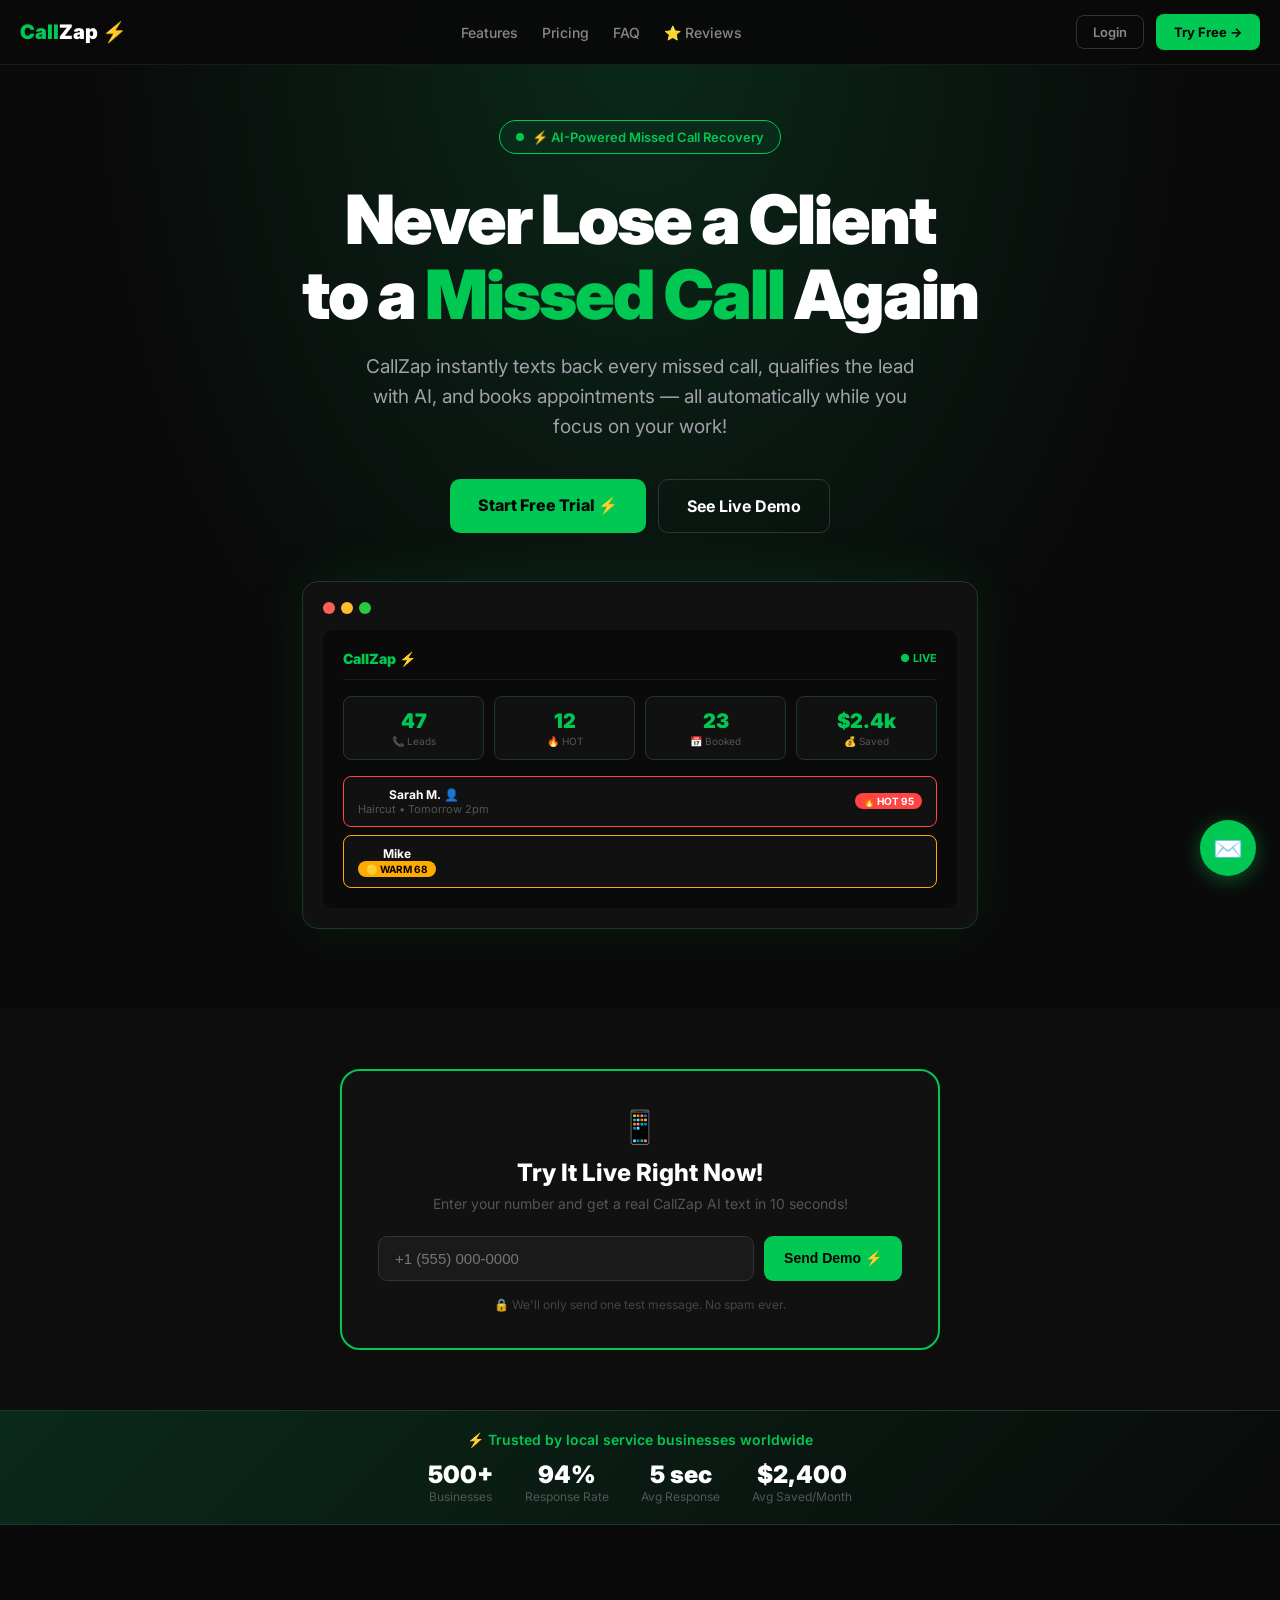
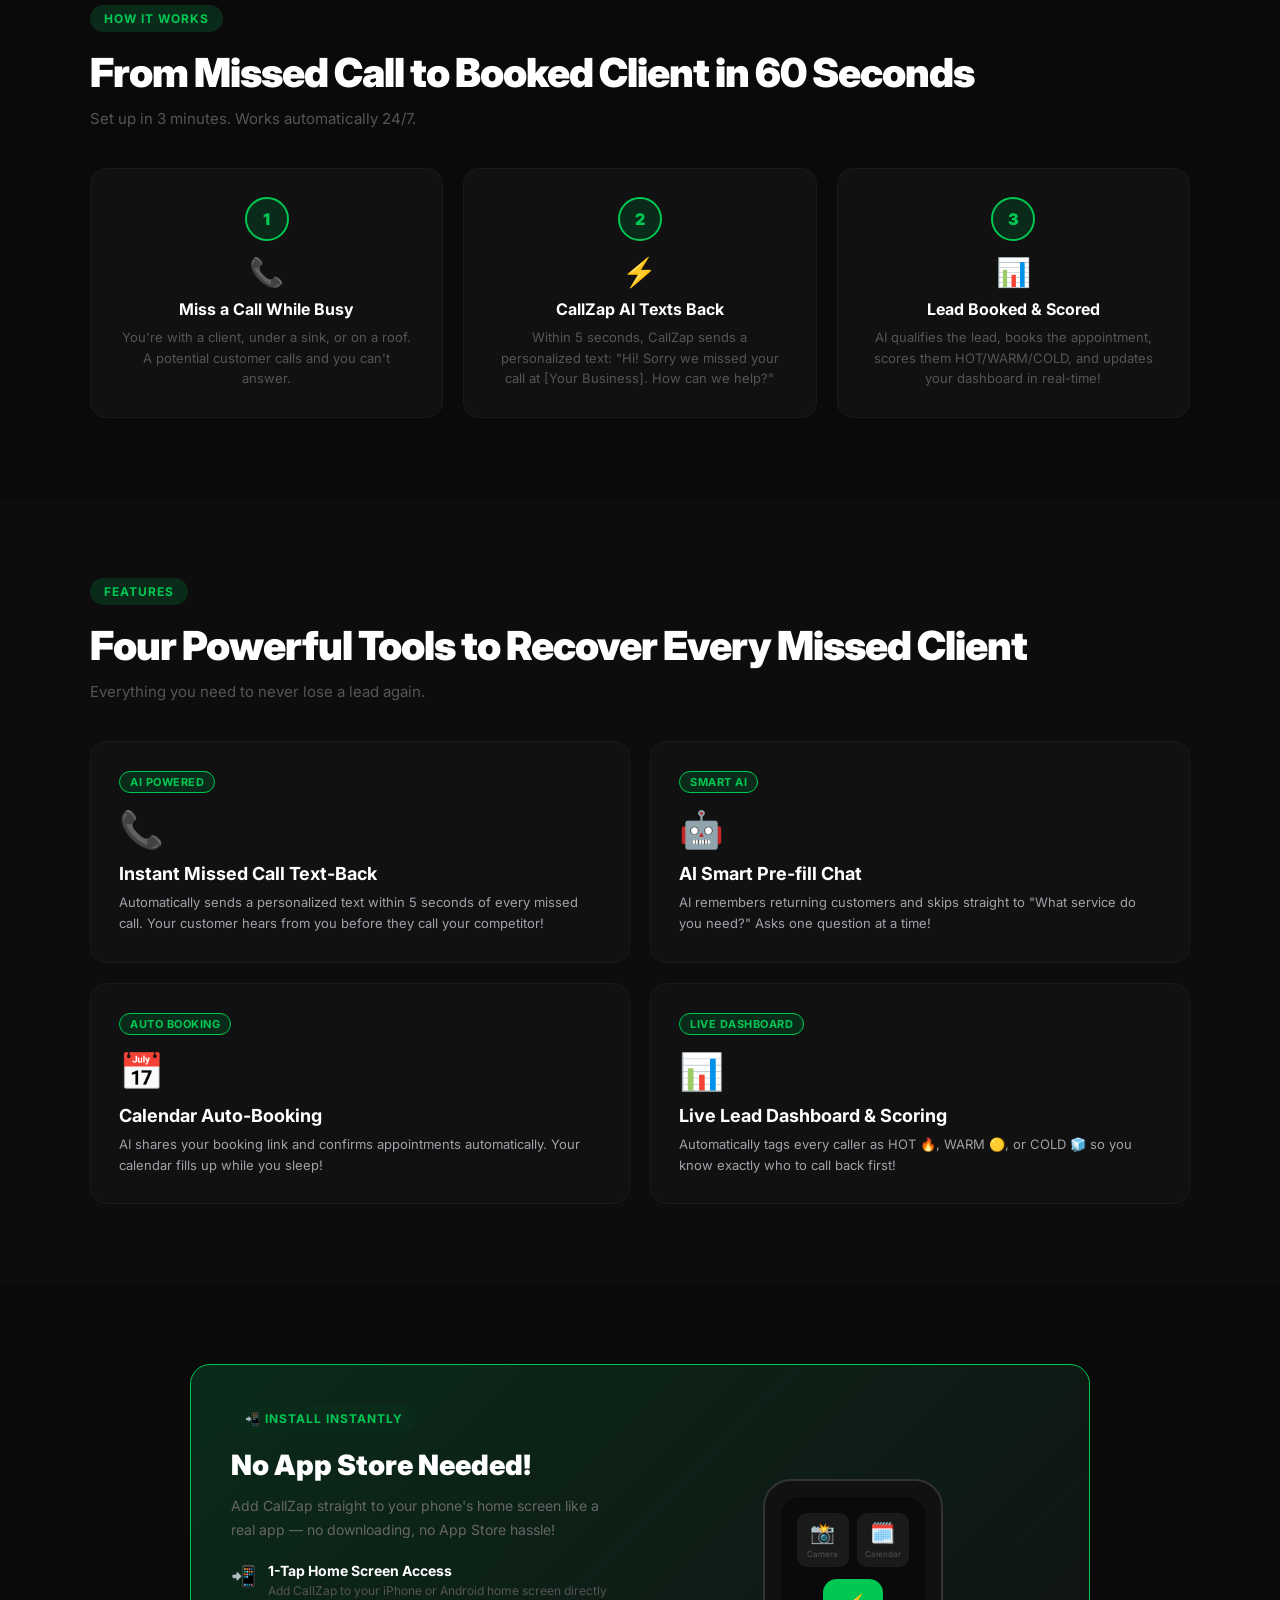
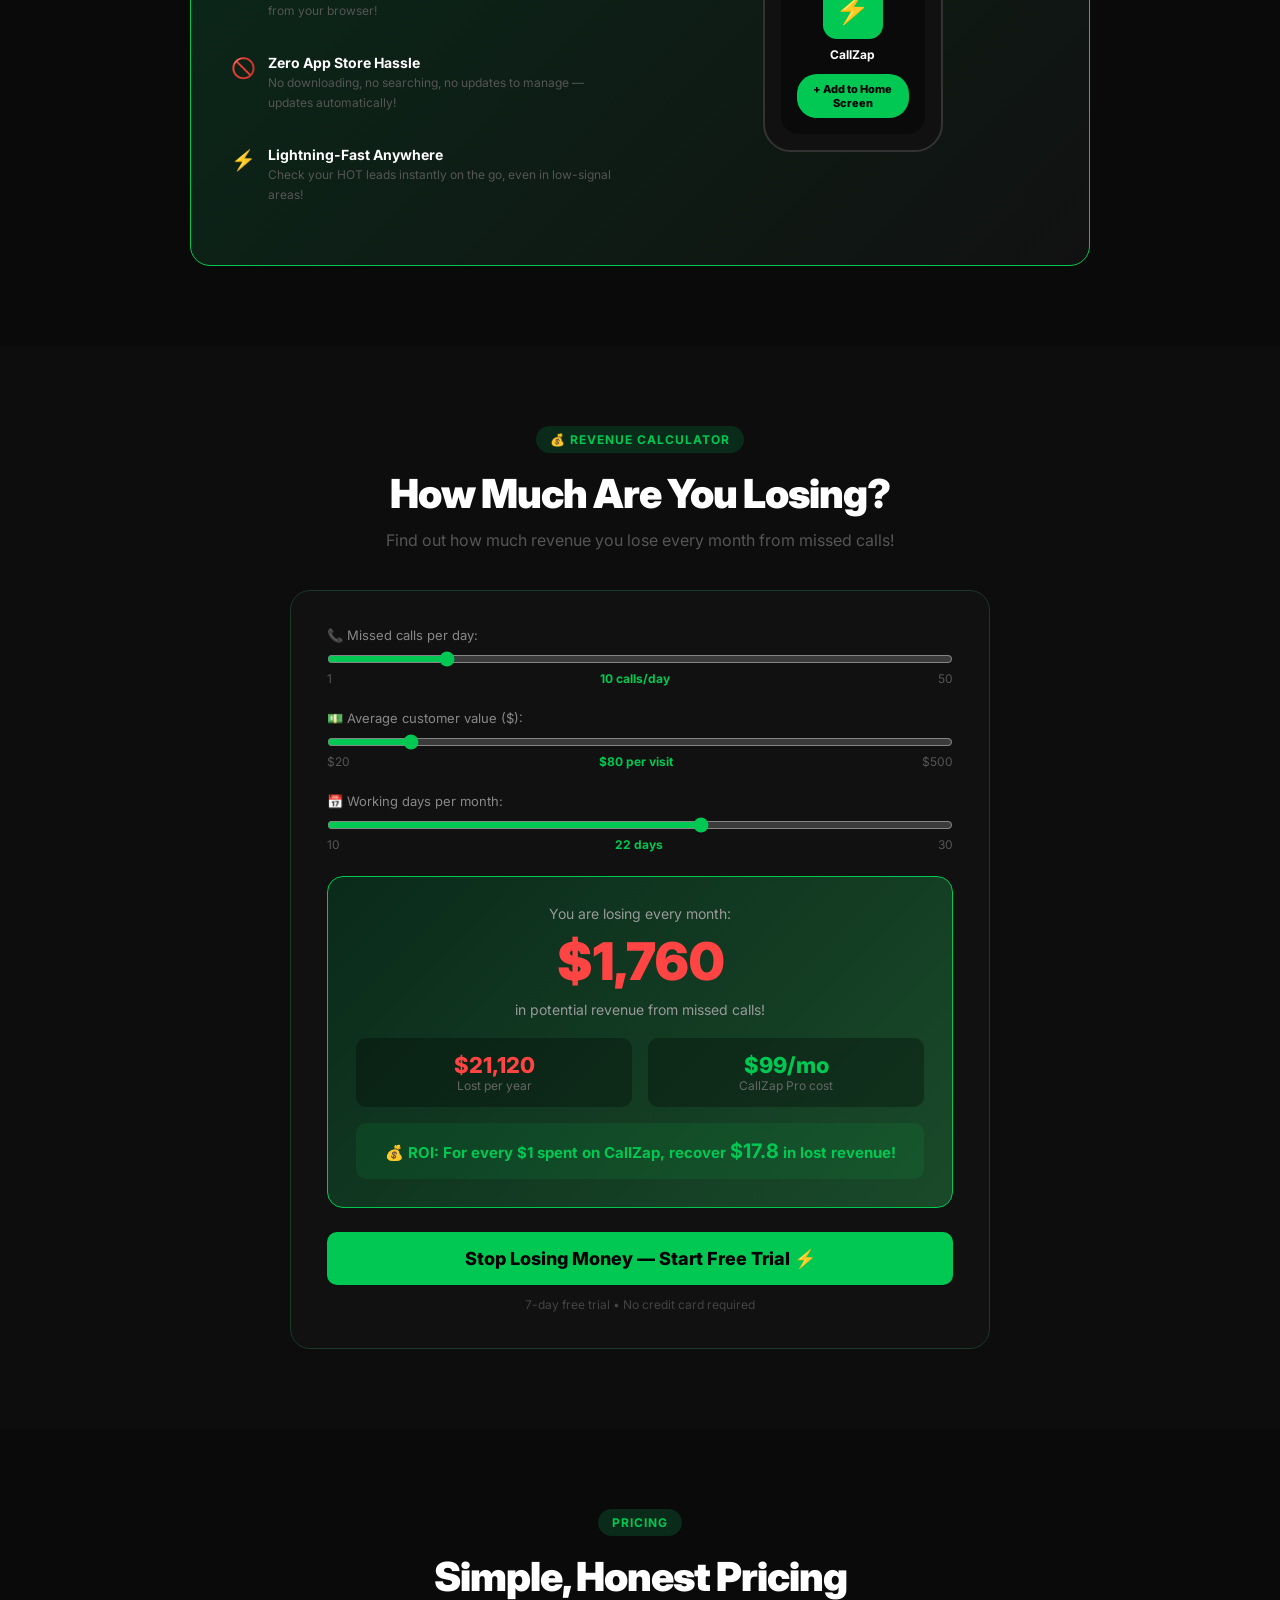
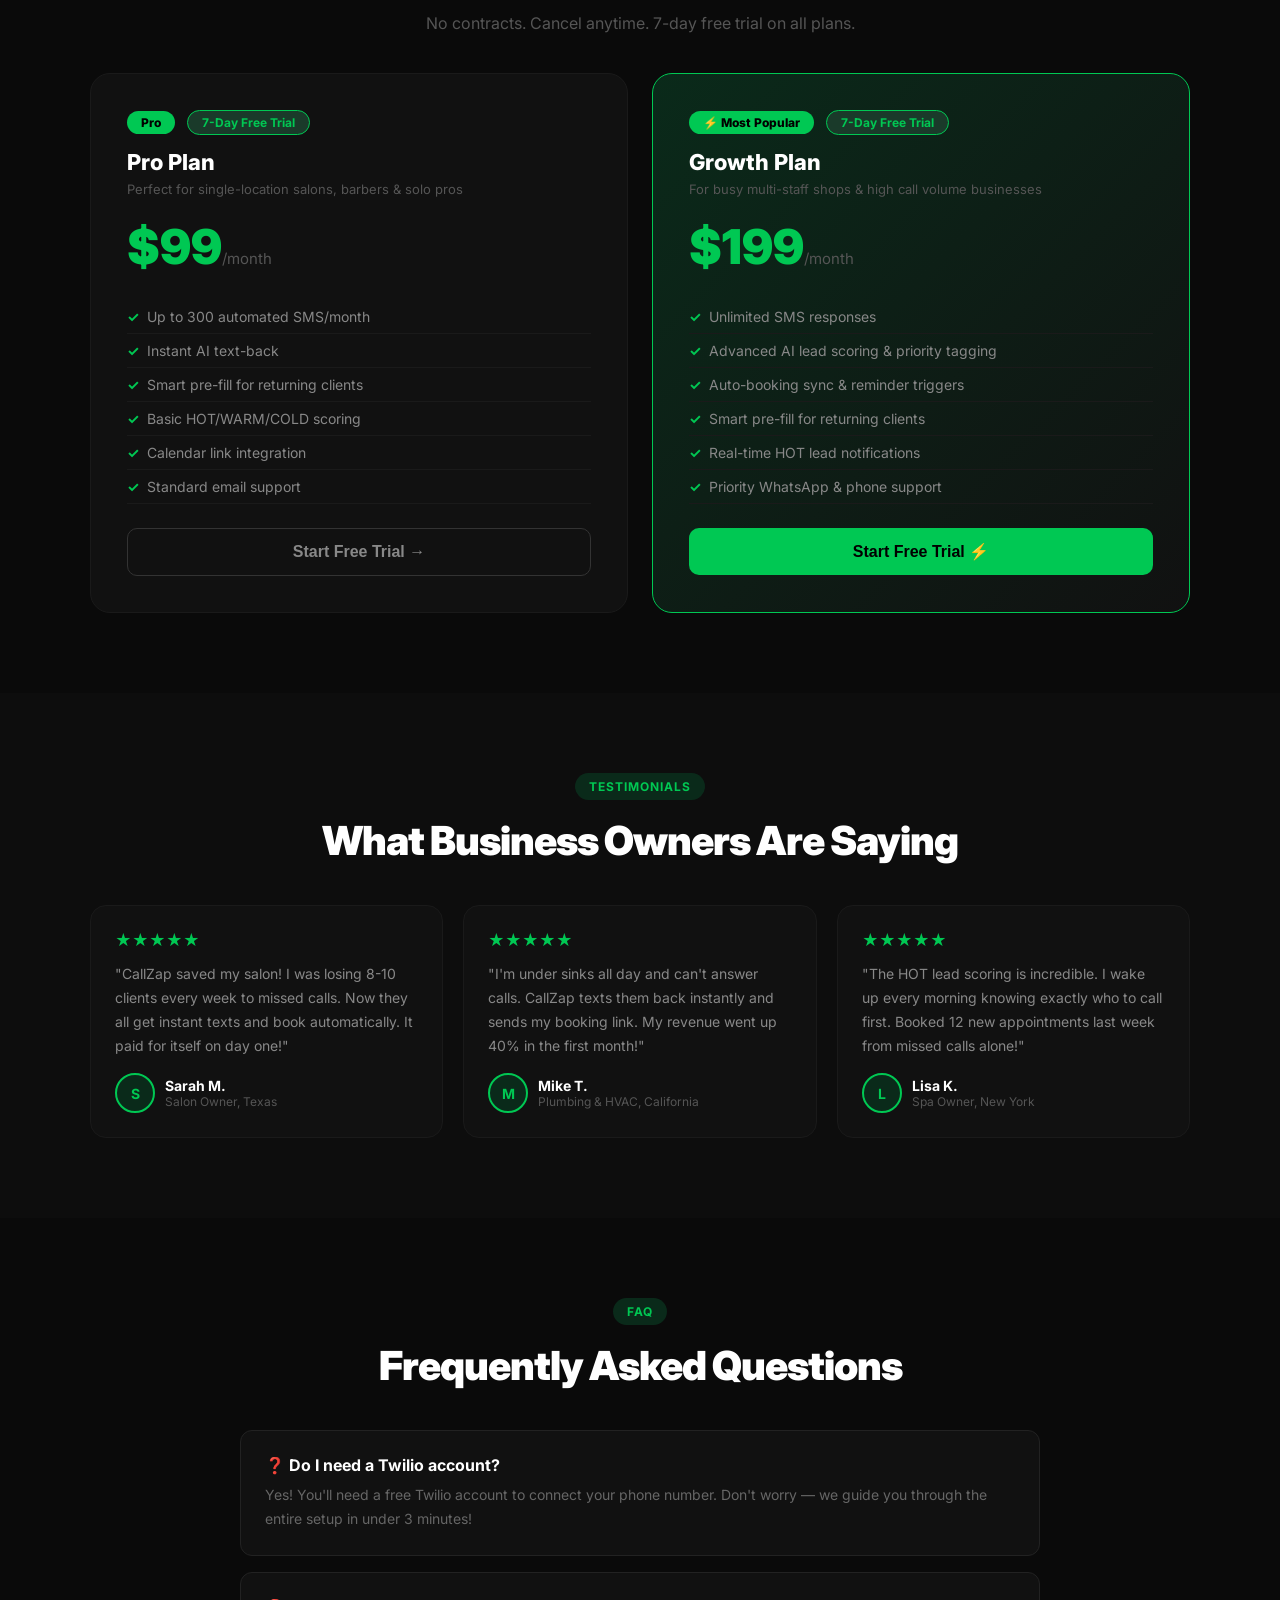
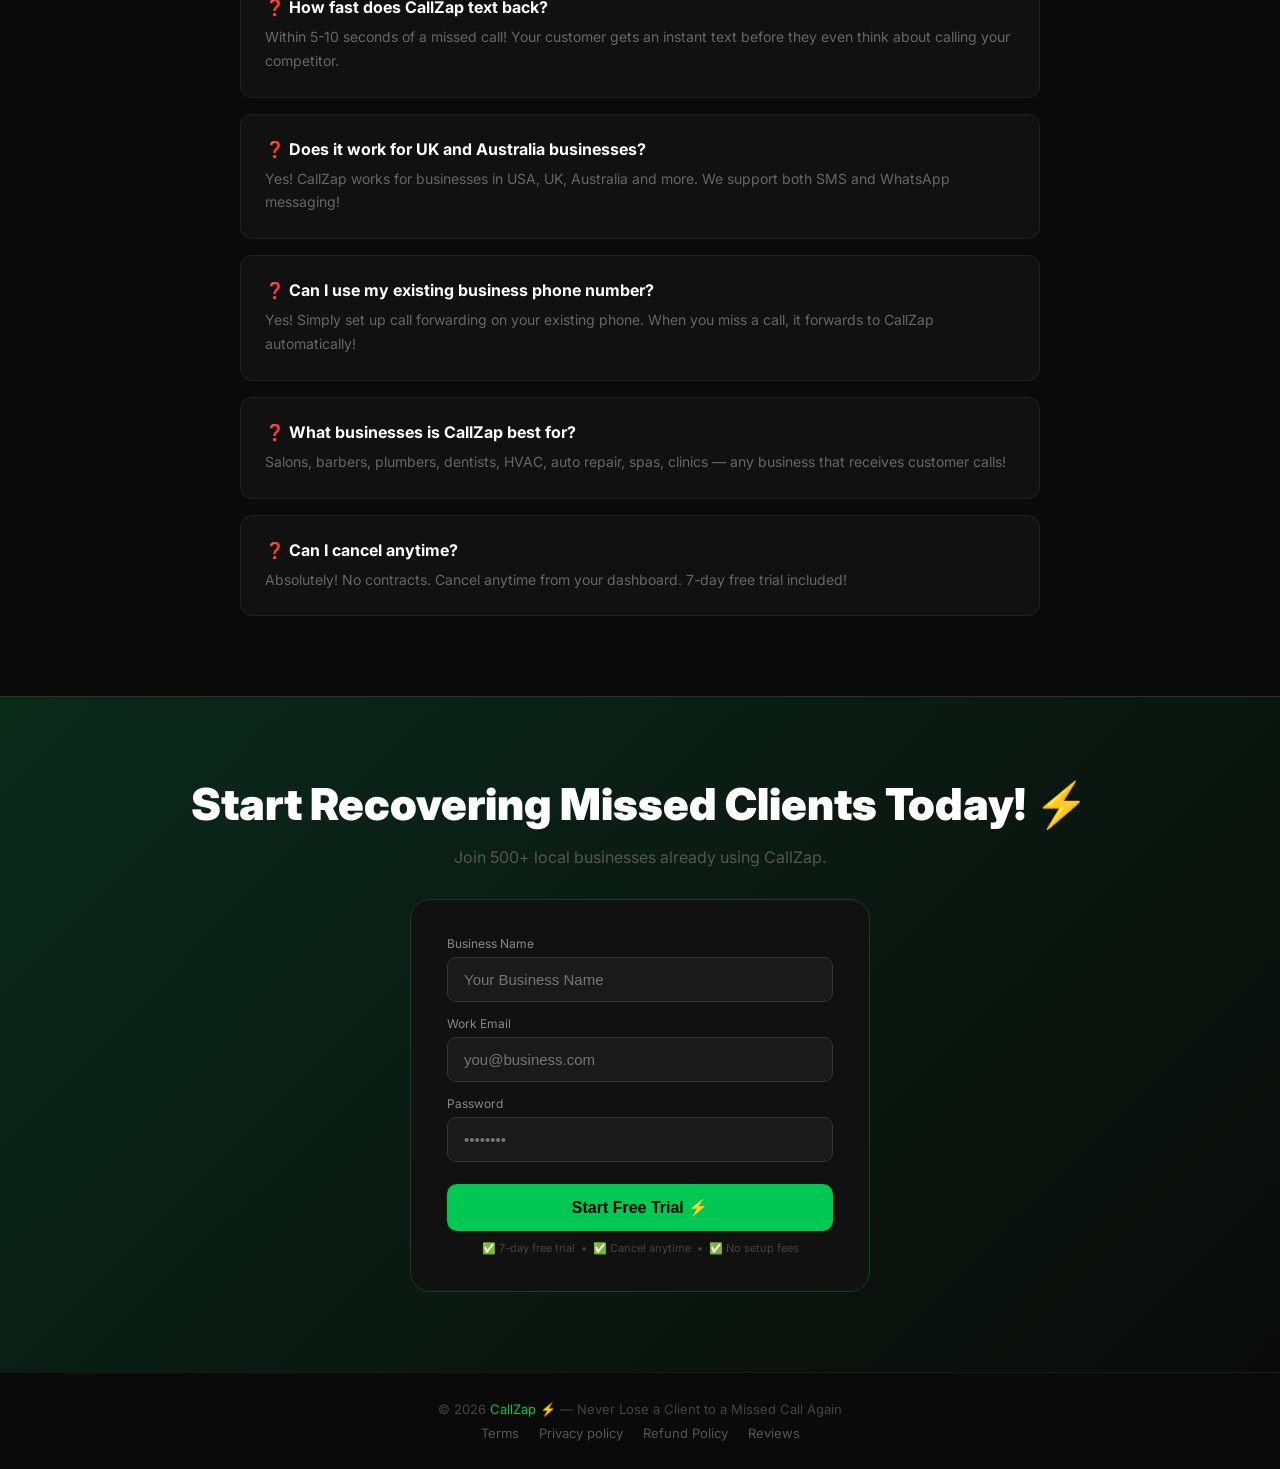
<file: index.html>
<!DOCTYPE html>
<html lang="en">
  <link rel="manifest" href="manifest.json">
<meta name="theme-color" content="#00c853">
<meta name="apple-mobile-web-app-capable" content="yes">
<meta name="apple-mobile-web-app-status-bar-style" content="black-translucent">
<meta name="apple-mobile-web-app-title" content="CallZap">
<head>
<meta charset="UTF-8">
<meta name="viewport" content="width=device-width, initial-scale=1.0">
<title>CallZap ⚡ — Never Lose a Client to a Missed Call Again</title>
<link rel="preconnect" href="https://fonts.googleapis.com">
<link href="https://fonts.googleapis.com/css2?family=Inter:wght@400;500;600;700;800;900&display=swap" rel="stylesheet">
<style>
* { margin: 0; padding: 0; box-sizing: border-box; }
body { font-family: 'Inter', sans-serif; background: #0a0a0a; color: white; overflow-x: hidden; }

/* NAVBAR */
.navbar {
  position: fixed; top: 0; width: 100%; z-index: 100;
  background: rgba(10,10,10,0.95);
  backdrop-filter: blur(10px);
  border-bottom: 1px solid #1a1a1a;
  padding: 14px 20px;
  display: flex; justify-content: space-between; align-items: center;
}
.nav-logo { color: #00c853; font-size: 20px; font-weight: 900; }
.nav-logo span { color: white; }
.nav-links { display: flex; gap: 24px; list-style: none; }
.nav-links a { color: #888; text-decoration: none; font-size: 14px; font-weight: 500; }
.nav-links a:hover { color: white; }
.nav-right { display: flex; gap: 12px; align-items: center; }
.nav-login {
  background: transparent; color: #888;
  border: 1px solid #333; padding: 8px 16px;
  border-radius: 8px; text-decoration: none;
  font-size: 13px; font-weight: 600;
}
.nav-cta {
  background: #00c853; color: #000;
  padding: 10px 18px; border-radius: 8px;
  text-decoration: none; font-weight: 700; font-size: 13px;
  white-space: nowrap;
}
.hamburger {
  display: none; flex-direction: column; gap: 5px;
  cursor: pointer; background: none; border: none; padding: 4px;
}
.hamburger span { width: 24px; height: 2px; background: white; border-radius: 2px; }
.mobile-menu {
  display: none; position: fixed;
  top: 56px; left: 0; right: 0;
  background: #111; border-bottom: 1px solid #1a3a2a;
  padding: 20px; z-index: 99;
  flex-direction: column; gap: 16px;
}
.mobile-menu.open { display: flex; }
.mobile-menu a { color: #888; text-decoration: none; font-size: 16px; padding: 8px 0; border-bottom: 1px solid #1a1a1a; }
.mob-cta {
  background: #00c853 !important; color: #000 !important;
  padding: 14px !important; border-radius: 8px;
  text-align: center; font-weight: 800 !important;
  font-size: 16px; display: block;
}
@media(max-width:768px) {
  .nav-links { display: none; }
  .nav-right { display: none; }
  .hamburger { display: flex; }
}

/* HERO */
.hero {
  min-height: 100vh;
  display: flex; align-items: center; justify-content: center;
  text-align: center;
  padding: 120px 20px 80px;
  background: radial-gradient(ellipse at top, #0a2a1a 0%, #0a0a0a 60%);
}
.hero-badge {
  display: inline-flex; align-items: center; gap: 8px;
  background: #0a2a1a; border: 1px solid #00c853;
  color: #00c853; padding: 8px 16px; border-radius: 20px;
  font-size: 13px; font-weight: 600; margin-bottom: 28px;
}
.badge-dot { width: 8px; height: 8px; background: #00c853; border-radius: 50%; animation: pulse 2s infinite; }
@keyframes pulse { 0%,100%{opacity:1} 50%{opacity:0.4} }
.hero h1 {
  font-size: clamp(32px, 6vw, 68px);
  font-weight: 900; line-height: 1.1;
  margin-bottom: 20px; letter-spacing: -2px;
}
.hero h1 span { color: #00c853; }
.hero p {
  font-size: clamp(15px, 2vw, 19px);
  color: #A1A1AA; max-width: 560px; margin: 0 auto 36px;
  line-height: 1.6;
}
.hero-buttons { display: flex; gap: 12px; justify-content: center; flex-wrap: wrap; margin-bottom: 48px; }
.btn-primary {
  background: #00c853; color: #000;
  padding: 16px 28px; border-radius: 10px;
  font-weight: 800; font-size: 16px;
  text-decoration: none; display: inline-block;
  transition: all 0.2s;
}
.btn-primary:hover { background: #00a846; transform: translateY(-2px); }
.btn-secondary {
  background: transparent; color: white;
  padding: 16px 28px; border-radius: 10px;
  font-weight: 700; font-size: 16px;
  text-decoration: none; border: 1px solid #333;
  transition: all 0.2s;
}
.btn-secondary:hover { border-color: #00c853; color: #00c853; }

/* DASHBOARD SCREENSHOT */
.dashboard-preview {
  max-width: 900px; margin: 0 auto;
  background: #111; border: 1px solid #1a3a2a;
  border-radius: 16px; padding: 20px;
  box-shadow: 0 0 60px rgba(0,200,83,0.1);
}
.preview-bar {
  display: flex; gap: 6px; margin-bottom: 16px;
}
.preview-dot { width: 12px; height: 12px; border-radius: 50%; }
.preview-inner {
  background: #0a0a0a; border-radius: 10px; padding: 20px;
}
.preview-nav {
  display: flex; justify-content: space-between;
  align-items: center; margin-bottom: 16px;
  padding-bottom: 12px; border-bottom: 1px solid #1a1a1a;
}
.preview-logo { color: #00c853; font-weight: 900; font-size: 14px; }
.preview-stats { display: grid; grid-template-columns: repeat(4,1fr); gap: 10px; margin-bottom: 16px; }
.preview-stat {
  background: #111; border: 1px solid #1a3a2a;
  border-radius: 8px; padding: 12px; text-align: center;
}
.preview-num { font-size: 20px; font-weight: 900; color: #00c853; }
.preview-lbl { color: #555; font-size: 10px; margin-top: 2px; }
.preview-leads { display: flex; flex-direction: column; gap: 8px; }
.preview-lead {
  background: #111; border-radius: 8px; padding: 10px 14px;
  display: flex; justify-content: space-between; align-items: center;
}
.preview-lead-name { font-weight: 700; font-size: 12px; }
.preview-lead-service { color: #555; font-size: 11px; }
.hot-badge { background: #ff4444; color: white; padding: 2px 8px; border-radius: 10px; font-size: 10px; font-weight: 700; }
.warm-badge { background: #ffaa00; color: #000; padding: 2px 8px; border-radius: 10px; font-size: 10px; font-weight: 700; }

/* LIVE DEMO BOX */
.demo-wrap { background: #0d0d0d; padding: 60px 20px; }
.demo-box {
  max-width: 600px; margin: 0 auto;
  background: #111; border: 2px solid #00c853;
  border-radius: 20px; padding: 36px; text-align: center;
}
.demo-title { font-size: 24px; font-weight: 800; margin-bottom: 8px; }
.demo-sub { color: #555; font-size: 14px; margin-bottom: 24px; }
.demo-input-row { display: flex; gap: 10px; margin-bottom: 16px; }
.demo-input {
  flex: 1; padding: 13px 16px;
  background: #1a1a1a; border: 1px solid #333;
  border-radius: 9px; color: white; font-size: 15px; outline: none;
}
.demo-input:focus { border-color: #00c853; }
.demo-btn {
  background: #00c853; color: #000; border: none;
  padding: 13px 20px; border-radius: 9px;
  font-weight: 800; font-size: 14px; cursor: pointer;
  white-space: nowrap;
}
.demo-note { color: #444; font-size: 12px; }

/* SOCIAL PROOF BANNER */
.proof-wrap {
  background: linear-gradient(135deg, #0a2a1a, #0a0a0a);
  border-top: 1px solid #1a3a2a; border-bottom: 1px solid #1a3a2a;
  padding: 20px; text-align: center;
}
.proof-text { color: #00c853; font-size: 14px; font-weight: 600; }
.proof-stats { display: flex; gap: 32px; justify-content: center; margin-top: 12px; flex-wrap: wrap; }
.proof-stat { text-align: center; }
.proof-num { font-size: 24px; font-weight: 900; color: white; }
.proof-lbl { color: #555; font-size: 12px; }

/* HOW IT WORKS */
.hiw-wrap { padding: 80px 20px; }
.section { max-width: 1100px; margin: 0 auto; }
.section-badge {
  display: inline-block; background: #0a2a1a;
  color: #00c853; padding: 6px 14px; border-radius: 20px;
  font-size: 12px; font-weight: 700; text-transform: uppercase;
  letter-spacing: 1px; margin-bottom: 16px;
}
.section-title { font-size: clamp(24px, 4vw, 40px); font-weight: 900; margin-bottom: 12px; letter-spacing: -1px; }
.section-sub { color: #555; font-size: 15px; margin-bottom: 40px; }
.steps { display: grid; grid-template-columns: repeat(3,1fr); gap: 20px; }
@media(max-width:700px){ .steps { grid-template-columns: 1fr; } }
.step {
  background: #111; border: 1px solid #1a1a1a;
  border-radius: 16px; padding: 28px; text-align: center;
  transition: border-color 0.3s;
}
.step:hover { border-color: #00c853; }
.step-num {
  width: 44px; height: 44px; background: #0a2a1a;
  border: 2px solid #00c853; border-radius: 50%;
  display: flex; align-items: center; justify-content: center;
  font-weight: 900; color: #00c853; font-size: 16px;
  margin: 0 auto 14px;
}
.step-icon { font-size: 28px; margin-bottom: 10px; }
.step h3 { font-size: 16px; font-weight: 700; margin-bottom: 8px; }
.step p { color: #555; font-size: 13px; line-height: 1.6; }

/* FEATURES */
.features-wrap { background: #0d0d0d; padding: 80px 20px; }
.features-grid { display: grid; grid-template-columns: repeat(2,1fr); gap: 20px; }
@media(max-width:700px){ .features-grid { grid-template-columns: 1fr; } }
.fcard {
  background: #111; border: 1px solid #1a1a1a;
  border-radius: 16px; padding: 28px;
  transition: all 0.3s;
}
.fcard:hover { border-color: #00c853; transform: translateY(-4px); }
.fcard-badge {
  display: inline-block; background: #0a2a1a;
  color: #00c853; border: 1px solid #00c853;
  padding: 3px 10px; border-radius: 20px;
  font-size: 11px; font-weight: 700;
  text-transform: uppercase; letter-spacing: 0.5px;
  margin-bottom: 14px;
}
.fcard-icon { font-size: 36px; margin-bottom: 12px; }
.fcard h3 { font-size: 18px; font-weight: 700; margin-bottom: 8px; }
.fcard p { color: #A1A1AA; font-size: 13px; line-height: 1.6; }

/* PWA SECTION */
.pwa-wrap { padding: 80px 20px; }
.pwa-box {
  max-width: 900px; margin: 0 auto;
  background: linear-gradient(135deg, #0a2a1a, #111);
  border: 1px solid #00c853; border-radius: 20px; padding: 40px;
  display: grid; grid-template-columns: 1fr 1fr; gap: 32px; align-items: center;
}
@media(max-width:700px){ .pwa-box { grid-template-columns: 1fr; } }
.pwa-left h2 { font-size: 28px; font-weight: 900; margin-bottom: 12px; }
.pwa-left p { color: #666; font-size: 14px; line-height: 1.7; margin-bottom: 20px; }
.pwa-features { display: flex; flex-direction: column; gap: 12px; }
.pwa-feature { display: flex; align-items: flex-start; gap: 12px; }
.pwa-feature-icon { font-size: 20px; margin-top: 2px; }
.pwa-feature-text h4 { font-size: 14px; font-weight: 700; margin-bottom: 2px; }
.pwa-feature-text p { color: #555; font-size: 12px; }
.pwa-right { text-align: center; }
.phone-mockup {
  background: #111; border: 2px solid #333;
  border-radius: 28px; padding: 16px;
  display: inline-block; max-width: 180px;
}
.phone-screen {
  background: #0a0a0a; border-radius: 18px;
  padding: 16px; text-align: center;
}
.phone-app-icon {
  width: 60px; height: 60px; background: #00c853;
  border-radius: 14px; margin: 0 auto 8px;
  display: flex; align-items: center; justify-content: center;
  font-size: 28px;
}
.phone-app-name { color: white; font-size: 12px; font-weight: 700; }
.phone-install-btn {
  margin-top: 12px; padding: 8px 16px;
  background: #00c853; color: #000;
  border-radius: 20px; font-size: 11px;
  font-weight: 800; display: inline-block;
}

/* ROI CALCULATOR */
.calc-wrap { background: #0d0d0d; padding: 80px 20px; }
.calc-box {
  max-width: 700px; margin: 0 auto;
  background: #111; border: 1px solid #1a3a2a;
  border-radius: 20px; padding: 36px;
}
.slider-group { margin-bottom: 24px; }
.slider-label { color: #888; font-size: 13px; display: block; margin-bottom: 8px; }
.slider { width: 100%; accent-color: #00c853; }
.slider-row { display: flex; justify-content: space-between; color: #555; font-size: 12px; }
.slider-value { color: #00c853; font-weight: 700; }
.calc-result {
  background: linear-gradient(135deg, #0a2a1a, #1a4a2a);
  border: 1px solid #00c853; border-radius: 16px;
  padding: 28px; text-align: center; margin: 24px 0;
}
.calc-loss { font-size: 52px; font-weight: 900; color: #ff4444; }
.calc-sublabel { color: #999; font-size: 14px; margin-top: 8px; }
.calc-grid { display: grid; grid-template-columns: 1fr 1fr; gap: 16px; margin-top: 20px; }
.calc-stat { background: rgba(0,0,0,0.3); border-radius: 10px; padding: 14px; }
.calc-stat-num { font-size: 22px; font-weight: 800; }
.calc-stat-lbl { color: #666; font-size: 12px; }
.calc-roi {
  margin-top: 16px; padding: 16px;
  background: rgba(0,200,83,0.1); border-radius: 10px;
  color: #00c853; font-weight: 700; font-size: 15px;
}

/* PRICING */
.pricing-wrap { padding: 80px 20px; }
.pricing-grid { display: grid; grid-template-columns: repeat(2,1fr); gap: 24px; }
@media(max-width:700px){ .pricing-grid { grid-template-columns: 1fr; } }
.pcard {
  background: #111; border: 1px solid #1a1a1a;
  border-radius: 20px; padding: 36px; transition: all 0.3s;
}
.pcard.popular {
  border-color: #00c853;
  background: linear-gradient(135deg, #0a2a1a, #111);
}
.popular-badge {
  background: #00c853; color: #000;
  padding: 4px 14px; border-radius: 20px;
  font-size: 12px; font-weight: 800;
  display: inline-block; margin-bottom: 14px;
}
.trial-badge {
  background: #1a3a2a; color: #00c853;
  border: 1px solid #00c853;
  padding: 4px 14px; border-radius: 20px;
  font-size: 12px; font-weight: 700;
  display: inline-block; margin-bottom: 14px; margin-left: 8px;
}
.plan-name { font-size: 22px; font-weight: 800; margin-bottom: 6px; }
.plan-target { color: #555; font-size: 13px; margin-bottom: 20px; }
.plan-price { font-size: 48px; font-weight: 900; color: #00c853; }
.plan-price span { font-size: 15px; color: #555; font-weight: 400; }
.plan-features { list-style: none; margin: 24px 0; }
.plan-features li {
  padding: 8px 0; color: #888; font-size: 14px;
  border-bottom: 1px solid #1a1a1a;
  display: flex; align-items: center; gap: 8px;
}
.plan-features li::before { content: "✓"; color: #00c853; font-weight: 700; }
.plan-btn {
  width: 100%; padding: 14px;
  background: #00c853; color: #000;
  border: none; border-radius: 10px;
  font-weight: 800; font-size: 16px;
  cursor: pointer; text-decoration: none;
  display: block; text-align: center; transition: all 0.2s;
}
.plan-btn:hover { background: #00a846; }
.plan-btn.outline {
  background: transparent; color: #888; border: 1px solid #333;
}
.plan-btn.outline:hover { border-color: #00c853; color: #00c853; }

/* TESTIMONIALS */
.testi-wrap { background: #0d0d0d; padding: 80px 20px; }
.tgrid { display: grid; grid-template-columns: repeat(3,1fr); gap: 20px; }
@media(max-width:700px){ .tgrid { grid-template-columns: 1fr; } }
.tcard {
  background: #111; border: 1px solid #1a1a1a;
  border-radius: 16px; padding: 24px;
}
.stars { color: #00c853; font-size: 16px; margin-bottom: 12px; }
.tcard p { color: #888; font-size: 14px; line-height: 1.7; margin-bottom: 16px; }
.tauthor { display: flex; align-items: center; gap: 10px; }
.tavatar {
  width: 40px; height: 40px; border-radius: 50%;
  background: #0a2a1a; border: 2px solid #00c853;
  display: flex; align-items: center; justify-content: center;
  font-weight: 700; color: #00c853; font-size: 14px;
}
.tname { font-weight: 700; font-size: 14px; }
.trole { color: #555; font-size: 12px; }

/* FAQ */
.faq-wrap { padding: 80px 20px; }
.faq-list { display: flex; flex-direction: column; gap: 16px; max-width: 800px; margin: 0 auto; }
.faq-item {
  background: #111; border: 1px solid #222;
  border-radius: 12px; padding: 24px;
  cursor: pointer; transition: border-color 0.3s;
}
.faq-item:hover { border-color: #00c853; }
.faq-q { font-size: 16px; font-weight: 700; margin-bottom: 8px; }
.faq-a { color: #666; font-size: 14px; line-height: 1.7; }

/* BOTTOM CTA */
.cta-wrap {
  background: linear-gradient(135deg, #0a2a1a, #0a0a0a);
  border-top: 1px solid #1a3a2a; padding: 80px 20px; text-align: center;
}
.cta-wrap h2 { font-size: clamp(24px, 4vw, 44px); font-weight: 900; margin-bottom: 16px; }
.cta-wrap p { color: #555; font-size: 16px; margin-bottom: 32px; }
.signup-box {
  max-width: 460px; margin: 0 auto;
  background: #111; border: 1px solid #1a3a2a;
  border-radius: 20px; padding: 36px;
}
.form-group { margin-bottom: 14px; text-align: left; }
.form-group label { display: block; color: #888; font-size: 12px; margin-bottom: 6px; }
.form-group input {
  width: 100%; padding: 13px 16px;
  background: #1a1a1a; border: 1px solid #333;
  border-radius: 9px; color: white; font-size: 15px; outline: none;
}
.form-group input:focus { border-color: #00c853; }
.signup-btn {
  width: 100%; padding: 14px;
  background: #00c853; color: #000;
  border: none; border-radius: 10px;
  font-weight: 800; font-size: 16px; cursor: pointer; margin-top: 8px;
}
.signup-note { color: #444; font-size: 11px; margin-top: 10px; }

/* FOOTER */
footer {
  background: #0a0a0a; border-top: 1px solid #1a1a1a;
  padding: 28px 20px; text-align: center; color: #444; font-size: 13px;
}
footer span { color: #00c853; }
footer a { color: #555; text-decoration: none; margin: 0 8px; }
footer a:hover { color: #00c853; }

/* EMAIL BUTTON */
.email-float {
  position: fixed; bottom: 24px; right: 24px;
  background: #00c853; color: white;
  width: 56px; height: 56px; border-radius: 50%;
  display: flex; align-items: center; justify-content: center;
  font-size: 24px; text-decoration: none;
  box-shadow: 0 4px 20px rgba(0,200,83,0.4); z-index: 9999;
  transition: all 0.3s;
}
.email-float:hover { transform: scale(1.1); }
  @media(max-width:500px) {
  .demo-input-row { flex-direction: column; }
  .demo-btn { width: 100%; }
}
  @media(max-width:500px) {
  .calc-grid { grid-template-columns: 1fr; }
  .pwa-box { padding: 20px; }
  .calc-box { padding: 20px; }
  .demo-box { padding: 20px; }
}
</style>
</head>
<body>

<!-- NAVBAR -->
<nav class="navbar">
  <div class="nav-logo">Call<span>Zap</span> ⚡</div>
  <ul class="nav-links">
  <li><a href="#features">Features</a></li>
  <li><a href="#pricing">Pricing</a></li>
  <li><a href="#faq">FAQ</a></li>
  <li><a href="reviews.html">⭐ Reviews</a></li>
</ul>
  <div class="nav-right">
    <a href="login.html" class="nav-login">Login</a>
    <a href="signup.html" class="nav-cta">Try Free →</a>
  </div>
  <button class="hamburger" onclick="toggleMenu()">
    <span></span><span></span><span></span>
  </button>
</nav>

<!-- MOBILE MENU -->
<div class="mobile-menu" id="mobileMenu">
  <a href="#features" onclick="toggleMenu()">Features</a>
  <a href="#pricing" onclick="toggleMenu()">Pricing</a>
  <a href="#faq" onclick="toggleMenu()">FAQ</a>
  <a href="reviews.html" onclick="toggleMenu()">⭐ Reviews</a>
  <a href="login.html" onclick="toggleMenu()">Login</a>
  <a href="signup.html" class="mob-cta">Start Free Trial ⚡</a>
</div>

<!-- HERO -->
<section class="hero">
  <div>
    <div class="hero-badge">
      <span class="badge-dot"></span>
      ⚡ AI-Powered Missed Call Recovery
    </div>
    <h1>Never Lose a Client<br>to a <span>Missed Call</span> Again</h1>
    <p>CallZap instantly texts back every missed call, qualifies the lead with AI, and books appointments — all automatically while you focus on your work!</p>
    <div class="hero-buttons">
      <a href="signup.html" class="btn-primary">Start Free Trial ⚡</a>
      <a href="#demo" class="btn-secondary">See Live Demo</a>
    </div>

    <!-- DASHBOARD PREVIEW -->
    <div class="dashboard-preview">
      <div class="preview-bar">
        <div class="preview-dot" style="background:#ff5f57"></div>
        <div class="preview-dot" style="background:#ffbd2e"></div>
        <div class="preview-dot" style="background:#28ca41"></div>
      </div>
      <div class="preview-inner">
        <div class="preview-nav">
          <div class="preview-logo">CallZap ⚡</div>
          <div style="color:#00c853;font-size:11px;font-weight:700;">● LIVE</div>
        </div>
        <div class="preview-stats">
          <div class="preview-stat">
            <div class="preview-num">47</div>
            <div class="preview-lbl">📞 Leads</div>
          </div>
          <div class="preview-stat">
            <div class="preview-num">12</div>
            <div class="preview-lbl">🔥 HOT</div>
          </div>
          <div class="preview-stat">
            <div class="preview-num">23</div>
            <div class="preview-lbl">📅 Booked</div>
          </div>
          <div class="preview-stat">
            <div class="preview-num">$2.4k</div>
            <div class="preview-lbl">💰 Saved</div>
          </div>
        </div>
        <div class="preview-leads">
          <div class="preview-lead" style="border:1px solid #ff4444">
            <div>
              <div class="preview-lead-name">Sarah M. 👤</div>
              <div class="preview-lead-service">Haircut • Tomorrow 2pm</div>
            </div>
            <div class="hot-badge">🔥 HOT 95</div>
          </div>
          <div class="preview-lead" style="border:1px solid #ffaa00">
            <div>
              <div class="preview-lead-name">Mike
      </div>
            <div class="warm-badge">🟡 WARM 68</div>
          </div>
        </div>
      </div>
    </div>
  </div>
</section>

<!-- LIVE DEMO -->
<div class="demo-wrap" id="demo">
  <div class="demo-box">
    <div style="font-size:32px;margin-bottom:12px;">📱</div>
    <div class="demo-title">Try It Live Right Now!</div>
    <div class="demo-sub">Enter your number and get a real CallZap AI text in 10 seconds!</div>
    <div class="demo-input-row">
      <input class="demo-input" id="demoPhone" placeholder="+1 (555) 000-0000" type="tel">
      <button class="demo-btn" onclick="sendDemo()">Send Demo ⚡</button>
    </div>
    <div class="demo-note">🔒 We'll only send one test message. No spam ever.</div>
    <div id="demoResult" style="display:none;margin-top:16px;padding:12px;background:#0a2a1a;border:1px solid #00c853;border-radius:8px;color:#00c853;font-size:14px;">
      ✅ Demo text sent! Check your phone!
    </div>
  </div>
</div>

<!-- SOCIAL PROOF BANNER -->
<div class="proof-wrap">
  <div class="proof-text">⚡ Trusted by local service businesses worldwide</div>
  <div class="proof-stats">
    <div class="proof-stat">
      <div class="proof-num">500+</div>
      <div class="proof-lbl">Businesses</div>
    </div>
    <div class="proof-stat">
      <div class="proof-num">94%</div>
      <div class="proof-lbl">Response Rate</div>
    </div>
    <div class="proof-stat">
      <div class="proof-num">5 sec</div>
      <div class="proof-lbl">Avg Response</div>
    </div>
    <div class="proof-stat">
      <div class="proof-num">$2,400</div>
      <div class="proof-lbl">Avg Saved/Month</div>
    </div>
  </div>
</div>

<!-- HOW IT WORKS -->
<div class="hiw-wrap">
  <div class="section">
    <div class="section-badge">How It Works</div>
    <div class="section-title">From Missed Call to Booked Client in 60 Seconds</div>
    <div class="section-sub">Set up in 3 minutes. Works automatically 24/7.</div>
    <div class="steps">
      <div class="step">
        <div class="step-num">1</div>
        <div class="step-icon">📞</div>
        <h3>Miss a Call While Busy</h3>
        <p>You're with a client, under a sink, or on a roof. A potential customer calls and you can't answer.</p>
      </div>
      <div class="step">
        <div class="step-num">2</div>
        <div class="step-icon">⚡</div>
        <h3>CallZap AI Texts Back</h3>
        <p>Within 5 seconds, CallZap sends a personalized text: "Hi! Sorry we missed your call at [Your Business]. How can we help?"</p>
      </div>
      <div class="step">
        <div class="step-num">3</div>
        <div class="step-icon">📊</div>
        <h3>Lead Booked & Scored</h3>
        <p>AI qualifies the lead, books the appointment, scores them HOT/WARM/COLD, and updates your dashboard in real-time!</p>
      </div>
    </div>
  </div>
</div>

<!-- FEATURES -->
<div class="features-wrap" id="features">
  <div class="section">
    <div class="section-badge">Features</div>
    <div class="section-title">Four Powerful Tools to Recover Every Missed Client</div>
    <div class="section-sub">Everything you need to never lose a lead again.</div>
    <div class="features-grid">
      <div class="fcard">
        <div class="fcard-badge">AI POWERED</div>
        <div class="fcard-icon">📞</div>
        <h3>Instant Missed Call Text-Back</h3>
        <p>Automatically sends a personalized text within 5 seconds of every missed call. Your customer hears from you before they call your competitor!</p>
      </div>
      <div class="fcard">
        <div class="fcard-badge">SMART AI</div>
        <div class="fcard-icon">🤖</div>
        <h3>AI Smart Pre-fill Chat</h3>
        <p>AI remembers returning customers and skips straight to "What service do you need?" Asks one question at a time!</p>
      </div>
      <div class="fcard">
        <div class="fcard-badge">AUTO BOOKING</div>
        <div class="fcard-icon">📅</div>
        <h3>Calendar Auto-Booking</h3>
        <p>AI shares your booking link and confirms appointments automatically. Your calendar fills up while you sleep!</p>
      </div>
      <div class="fcard">
        <div class="fcard-badge">LIVE DASHBOARD</div>
        <div class="fcard-icon">📊</div>
        <h3>Live Lead Dashboard & Scoring</h3>
        <p>Automatically tags every caller as HOT 🔥, WARM 🟡, or COLD 🧊 so you know exactly who to call back first!</p>
      </div>
    </div>
  </div>
</div>

<!-- PWA SECTION -->
<div class="pwa-wrap">
  <div class="pwa-box">
    <div class="pwa-left">
      <div class="section-badge">📲 Install Instantly</div>
      <h2>No App Store Needed!</h2>
      <p>Add CallZap straight to your phone's home screen like a real app — no downloading, no App Store hassle!</p>
      <div class="pwa-features">
        <div class="pwa-feature">
          <div class="pwa-feature-icon">📲</div>
          <div class="pwa-feature-text">
            <h4>1-Tap Home Screen Access</h4>
            <p>Add CallZap to your iPhone or Android home screen directly from your browser!</p>
          </div>
        </div>
        <div class="pwa-feature">
          <div class="pwa-feature-icon">🚫</div>
          <div class="pwa-feature-text">
            <h4>Zero App Store Hassle</h4>
            <p>No downloading, no searching, no updates to manage — updates automatically!</p>
          </div>
        </div>
        <div class="pwa-feature">
          <div class="pwa-feature-icon">⚡</div>
          <div class="pwa-feature-text">
            <h4>Lightning-Fast Anywhere</h4>
            <p>Check your HOT leads instantly on the go, even in low-signal areas!</p>
          </div>
        </div>
      </div>
    </div>
    <div class="pwa-right">
      <div class="phone-mockup">
        <div class="phone-screen">
          <div style="display:grid;grid-template-columns:1fr 1fr;gap:8px;margin-bottom:12px;">
            <div style="background:#1a1a1a;border-radius:10px;padding:8px;text-align:center;">
              <div style="font-size:20px;">📸</div>
              <div style="font-size:8px;color:#555;margin-top:4px;">Camera</div>
            </div>
            <div style="background:#1a1a1a;border-radius:10px;padding:8px;text-align:center;">
              <div style="font-size:20px;">🗓️</div>
              <div style="font-size:8px;color:#555;margin-top:4px;">Calendar</div>
            </div>
          </div>
          <div class="phone-app-icon">⚡</div>
          <div class="phone-app-name">CallZap</div>
          <div class="phone-install-btn">+ Add to Home Screen</div>
        </div>
      </div>
    </div>
  </div>
</div>

<!-- ROI CALCULATOR -->
<div class="calc-wrap">
  <div class="section">
    <div style="text-align:center;margin-bottom:40px;">
      <div class="section-badge">💰 Revenue Calculator</div>
      <div class="section-title">How Much Are You Losing?</div>
      <p style="color:#555;">Find out how much revenue you lose every month from missed calls!</p>
    </div>
    <div class="calc-box">
      <div class="slider-group">
        <label class="slider-label">📞 Missed calls per day:</label>
        <input type="range" class="slider" id="missedCalls" min="1" max="50" value="10" oninput="calculateRevenue()">
        <div class="slider-row">
          <span>1</span>
          <span class="slider-value" id="missedCallsValue">10 calls/day</span>
          <span>50</span>
        </div>
      </div>
      <div class="slider-group">
        <label class="slider-label">💵 Average customer value ($):</label>
        <input type="range" class="slider" id="customerValue" min="20" max="500" value="80" oninput="calculateRevenue()">
        <div class="slider-row">
          <span>$20</span>
          <span class="slider-value" id="customerValueDisplay">$80 per visit</span>
          <span>$500</span>
        </div>
      </div>
      <div class="slider-group">
        <label class="slider-label">📅 Working days per month:</label>
        <input type="range" class="slider" id="workDays" min="10" max="30" value="22" oninput="calculateRevenue()">
        <div class="slider-row">
          <span>10</span>
          <span class="slider-value" id="workDaysDisplay">22 days</span>
          <span>30</span>
        </div>
      </div>
      <div class="calc-result">
        <p style="color:#999;font-size:14px;margin-bottom:8px;">You are losing every month:</p>
        <div class="calc-loss" id="lostRevenue">$1,760</div>
        <p class="calc-sublabel">in potential revenue from missed calls!</p>
        <div class="calc-grid">
          <div class="calc-stat">
            <div class="calc-stat-num" id="lostPerYear" style="color:#ff4444;">$21,120</div>
            <div class="calc-stat-lbl">Lost per year</div>
          </div>
          <div class="calc-stat">
            <div class="calc-stat-num" style="color:#00c853;">$99/mo</div>
            <div class="calc-stat-lbl">CallZap Pro cost</div>
          </div>
        </div>
        <div class="calc-roi">
          💰 ROI: For every $1 spent on CallZap, recover
          <span id="roiValue" style="font-size:20px;">$17.8</span> in lost revenue!
        </div>
      </div>
      <a href="signup.html" class="btn-primary" style="display:block;text-align:center;padding:16px;font-size:18px;">
        Stop Losing Money — Start Free Trial ⚡
      </a>
      <p style="color:#444;font-size:12px;text-align:center;margin-top:12px;">7-day free trial • No credit card required</p>
    </div>
  </div>
</div>

<!-- PRICING -->
<div class="pricing-wrap" id="pricing">
  <div class="section">
    <div style="text-align:center;margin-bottom:40px;">
      <div class="section-badge">Pricing</div>
      <div class="section-title">Simple, Honest Pricing</div>
      <p style="color:#555;">No contracts. Cancel anytime. 7-day free trial on all plans.</p>
    </div>
    <div class="pricing-grid">
      <div class="pcard">
        <div class="popular-badge">Pro</div>
        <div class="trial-badge">7-Day Free Trial</div>
        <div class="plan-name">Pro Plan</div>
        <div class="plan-target">Perfect for single-location salons, barbers & solo pros</div>
        <div class="plan-price">$99<span>/month</span></div>
        <ul class="plan-features">
          <li>Up to 300 automated SMS/month</li>
          <li>Instant AI text-back</li>
          <li>Smart pre-fill for returning clients</li>
          <li>Basic HOT/WARM/COLD scoring</li>
          <li>Calendar link integration</li>
          <li>Standard email support</li>
        </ul>
        <button class="plan-btn outline" onclick="openCheckout('basic')">Start Free Trial →</button>
      </div>
      <div class="pcard popular">
        <div class="popular-badge">⚡ Most Popular</div>
        <div class="trial-badge">7-Day Free Trial</div>
        <div class="plan-name">Growth Plan</div>
        <div class="plan-target">For busy multi-staff shops & high call volume businesses</div>
        <div class="plan-price">$199<span>/month</span></div>
        <ul class="plan-features">
          <li>Unlimited SMS responses</li>
          <li>Advanced AI lead scoring & priority tagging</li>
          <li>Auto-booking sync & reminder triggers</li>
          <li>Smart pre-fill for returning clients</li>
          <li>Real-time HOT lead notifications</li>
          <li>Priority WhatsApp & phone support</li>
        </ul>
        <button class="plan-btn" onclick="openCheckout('pro')">Start Free Trial ⚡</button>
      </div>
    </div>
  </div>
</div>

<!-- TESTIMONIALS -->
<div class="testi-wrap">
  <div class="section">
    <div style="text-align:center;margin-bottom:40px;">
      <div class="section-badge">Testimonials</div>
      <div class="section-title">What Business Owners Are Saying</div>
    </div>
    <div class="tgrid">
      <div class="tcard">
        <div class="stars">★★★★★</div>
        <p>"CallZap saved my salon! I was losing 8-10 clients every week to missed calls. Now they all get instant texts and book automatically. It paid for itself on day one!"</p>
        <div class="tauthor">
          <div class="tavatar">S</div>
          <div>
            <div class="tname">Sarah M.</div>
            <div class="trole">Salon Owner, Texas</div>
          </div>
        </div>
      </div>
      <div class="tcard">
        <div class="stars">★★★★★</div>
        <p>"I'm under sinks all day and can't answer calls. CallZap texts them back instantly and sends my booking link. My revenue went up 40% in the first month!"</p>
        <div class="tauthor">
          <div class="tavatar">M</div>
          <div>
            <div class="tname">Mike T.</div>
            <div class="trole">Plumbing & HVAC, California</div>
          </div>
        </div>
      </div>
      <div class="tcard">
        <div class="stars">★★★★★</div>
        <p>"The HOT lead scoring is incredible. I wake up every morning knowing exactly who to call first. Booked 12 new appointments last week from missed calls alone!"</p>
        <div class="tauthor">
          <div class="tavatar">L</div>
          <div>
            <div class="tname">Lisa K.</div>
            <div class="trole">Spa Owner, New York</div>
          </div>
        </div>
      </div>
    </div>
  </div>
</div>

<!-- FAQ -->
<div class="faq-wrap" id="faq">
  <div class="section">
    <div style="text-align:center;margin-bottom:40px;">
      <div class="section-badge">FAQ</div>
      <div class="section-title">Frequently Asked Questions</div>
    </div>
    <div class="faq-list">
      <div class="faq-item">
        <div class="faq-q">❓ Do I need a Twilio account?</div>
        <div class="faq-a">Yes! You'll need a free Twilio account to connect your phone number. Don't worry — we guide you through the entire setup in under 3 minutes!</div>
      </div>
      <div class="faq-item">
        <div class="faq-q">❓ How fast does CallZap text back?</div>
        <div class="faq-a">Within 5-10 seconds of a missed call! Your customer gets an instant text before they even think about calling your competitor.</div>
      </div>
      <div class="faq-item">
        <div class="faq-q">❓ Does it work for UK and Australia businesses?</div>
        <div class="faq-a">Yes! CallZap works for businesses in USA, UK, Australia and more. We support both SMS and WhatsApp messaging!</div>
      </div>
      <div class="faq-item">
        <div class="faq-q">❓ Can I use my existing business phone number?</div>
        <div class="faq-a">Yes! Simply set up call forwarding on your existing phone. When you miss a call, it forwards to CallZap automatically!</div>
      </div>
      <div class="faq-item">
        <div class="faq-q">❓ What businesses is CallZap best for?</div>
        <div class="faq-a">Salons, barbers, plumbers, dentists, HVAC, auto repair, spas, clinics — any business that receives customer calls!</div>
      </div>
      <div class="faq-item">
        <div class="faq-q">❓ Can I cancel anytime?</div>
        <div class="faq-a">Absolutely! No contracts. Cancel anytime from your dashboard. 7-day free trial included!</div>
      </div>
    </div>
  </div>
</div>

<!-- BOTTOM CTA -->
<div class="cta-wrap" id="signup">
  <h2>Start Recovering Missed Clients Today! ⚡</h2>
  <p>Join 500+ local businesses already using CallZap.</p>
  <div class="signup-box">
    <div class="form-group">
      <label>Business Name</label>
      <input type="text" placeholder="Your Business Name">
    </div>
    <div class="form-group">
      <label>Work Email</label>
      <input type="email" placeholder="you@business.com">
    </div>
    <div class="form-group">
      <label>Password</label>
      <input type="password" placeholder="••••••••">
    </div>
    <button class="signup-btn" onclick="window.location.href='signup.html'">Start Free Trial ⚡</button>
    <div class="signup-note">✅ 7-day free trial &nbsp;•&nbsp; ✅ Cancel anytime &nbsp;•&nbsp; ✅ No setup fees</div>
  </div>
</div>

<!-- FOOTER -->
<footer>
  <p>© 2026 <span>CallZap ⚡</span> — Never Lose a Client to a Missed Call Again</p>
  <p style="margin-top:8px;">
    <a href="terms.html">Terms</a>
    <a href="privacy.html">Privacy policy</a>
    <a href="refund.html">Refund Policy</a>
    <a href="reviews.html">Reviews</a>
  </p>
</footer>

<!-- EMAIL FLOAT -->
<a href="mailto:getnevermissai@gmail.com?subject=CallZap Inquiry" class="email-float" target="_blank">✉️</a>

<script src="https://cdn.paddle.com/paddle/v2/paddle.js"></script>
<script>
function toggleMenu() {
  document.getElementById('mobileMenu').classList.toggle('open');
}

Paddle.Initialize({ token: 'live_e70b7dcfa66bf1cb8e112e99273' });

const PADDLE_PRICES = {
  basic: 'pri_01kwxkpzx0j0mztgejm72vw9nx',
  pro: 'pri_01kwxky4wgbefspqr4h2ezzpnq'
};

function openCheckout(plan) {
  Paddle.Checkout.open({
    items: [{ priceId: PADDLE_PRICES[plan], quantity: 1 }]
  });
}

function sendDemo() {
  const phone = document.getElementById('demoPhone').value;
  if (!phone) { alert('Please enter your phone number!'); return; }
  document.getElementById('demoResult').style.display = 'block';
}

function calculateRevenue() {
  const missed = parseInt(document.getElementById('missedCalls').value);
  const value = parseInt(document.getElementById('customerValue').value);
  const days = parseInt(document.getElementById('workDays').value);
  document.getElementById('missedCallsValue').textContent = missed + ' calls/day';
  document.getElementById('customerValueDisplay').textContent = '$' + value + ' per visit';
  document.getElementById('workDaysDisplay').textContent = days + ' days';
  const monthlyLoss = Math.round(missed * value * days * 0.4);
  const yearlyLoss = monthlyLoss * 12;
  const roi = (monthlyLoss / 99).toFixed(1);
  document.getElementById('lostRevenue').textContent = '$' + monthlyLoss.toLocaleString();
  document.getElementById('lostPerYear').textContent = '$' + yearlyLoss.toLocaleString();
  document.getElementById('roiValue').textContent = '$' + roi;
}
calculateRevenue();
</script>
<script>
if ('serviceWorker' in navigator) {
  window.addEventListener('load', () => {
    navigator.serviceWorker.register('/sw.js')
      .then(reg => console.log('SW registered!'))
      .catch(err => console.log('SW error:', err));
  });
}
</script>
</body>
</html>
</file>
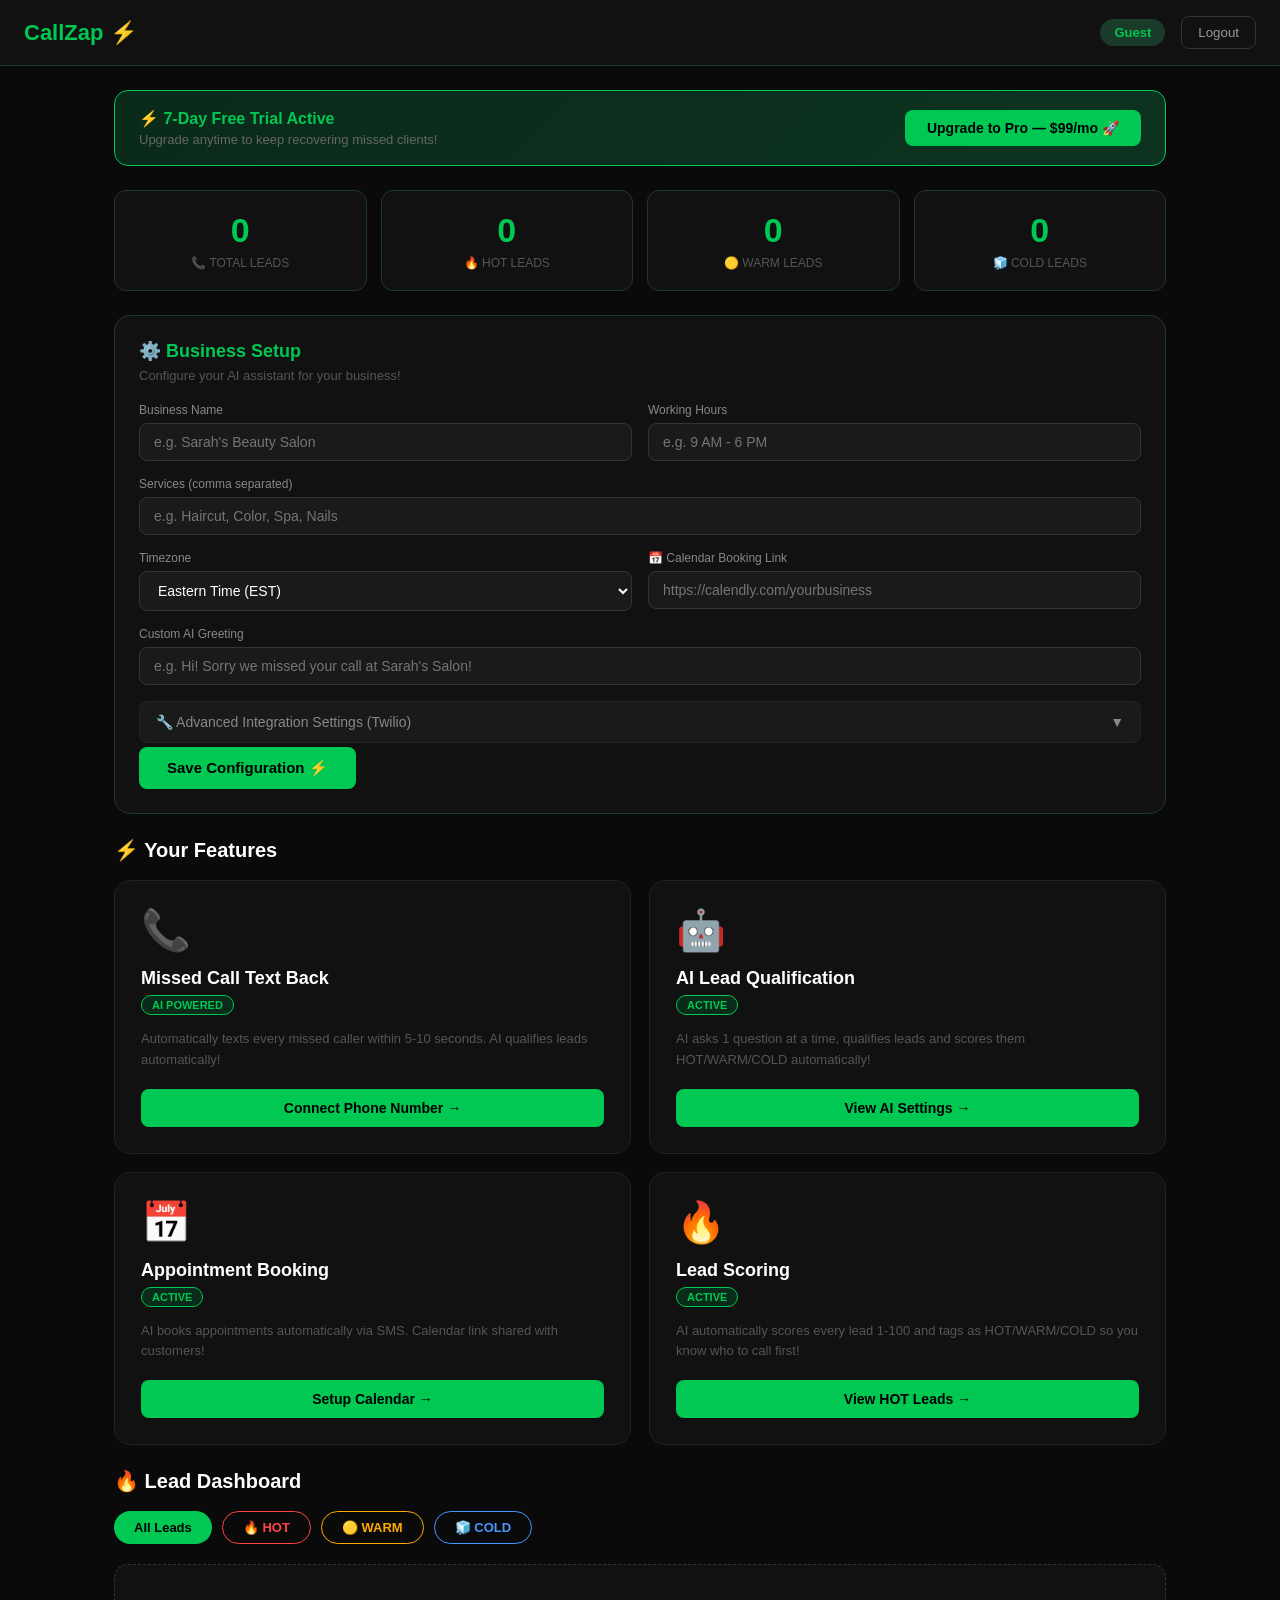
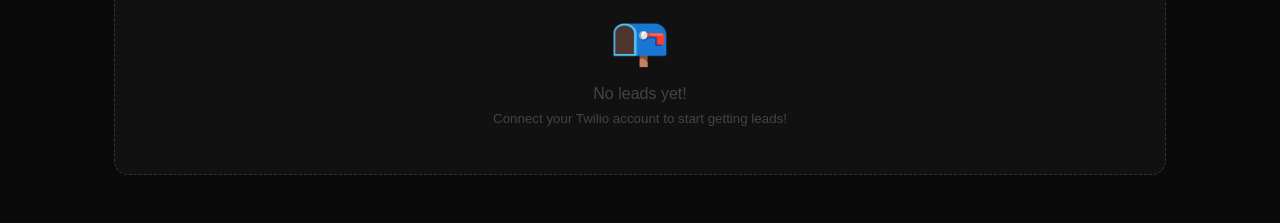
<file: dashboard.html>
<!DOCTYPE html>
<html lang="en">
<head>
<meta charset="UTF-8">
<meta name="viewport" content="width=device-width, initial-scale=1.0">
<title>Dashboard - CallZap ⚡</title>
<style>
* { margin: 0; padding: 0; box-sizing: border-box; }
body { background: #0a0a0a; color: white; font-family: sans-serif; }
.navbar {
  background: #111; padding: 16px 24px;
  display: flex; justify-content: space-between; align-items: center;
  border-bottom: 1px solid #1a3a2a;
  position: sticky; top: 0; z-index: 100;
}
.logo { color: #00c853; font-size: 22px; font-weight: 800; }
.nav-right { display: flex; align-items: center; gap: 16px; }
.user-badge {
  background: #1a3a2a; color: #00c853;
  padding: 6px 14px; border-radius: 20px;
  font-size: 13px; font-weight: 600;
}
.logout-btn {
  background: transparent; border: 1px solid #333;
  color: #999; padding: 8px 16px; border-radius: 8px; cursor: pointer;
}
.page { padding: 24px; max-width: 1100px; margin: 0 auto; }

/* TRIAL BAR */
.trial-bar {
  background: linear-gradient(135deg, #0a2a1a, #0d3320);
  border: 1px solid #00c853; border-radius: 14px;
  padding: 18px 24px; margin-bottom: 24px;
  display: flex; justify-content: space-between;
  align-items: center; flex-wrap: wrap; gap: 12px;
}
.trial-info h3 { color: #00c853; font-size: 16px; font-weight: 700; }
.trial-info p { color: #666; font-size: 13px; margin-top: 4px; }
.upgrade-btn {
  background: #00c853; color: #000; border: none;
  padding: 10px 22px; border-radius: 8px;
  font-weight: 800; cursor: pointer; font-size: 14px;
}

/* STATS */
.stats-row {
  display: grid; grid-template-columns: repeat(4, 1fr);
  gap: 14px; margin-bottom: 24px;
}
.stat {
  background: #111; border: 1px solid #1a3a2a;
  border-radius: 12px; padding: 20px; text-align: center;
}
.stat-num { font-size: 34px; font-weight: 800; color: #00c853; }
.stat-lbl { color: #555; font-size: 12px; margin-top: 6px; text-transform: uppercase; }

/* BUSINESS CONFIG */
.config-box {
  background: #111; border: 1px solid #1a3a2a;
  border-radius: 16px; padding: 24px; margin-bottom: 24px;
}
.config-title { color: #00c853; font-size: 18px; font-weight: 800; margin-bottom: 6px; }
.config-sub { color: #555; font-size: 13px; margin-bottom: 20px; }
.input-grid { display: grid; grid-template-columns: 1fr 1fr; gap: 16px; margin-bottom: 16px; }
.input-group { margin-bottom: 16px; }
.input-label { color: #888; font-size: 12px; display: block; margin-bottom: 6px; }
.config-input {
  width: 100%; padding: 10px 14px;
  background: #1a1a1a; border: 1px solid #333;
  border-radius: 8px; color: white; font-size: 14px; outline: none;
}
.config-input:focus { border-color: #00c853; }
select.config-input { cursor: pointer; }

/* ADVANCED SECTION */
.advanced-toggle {
  width: 100%; padding: 12px 16px;
  background: #1a1a1a; border: 1px solid #222;
  color: #888; font-size: 14px; cursor: pointer;
  border-radius: 8px; text-align: left;
  display: flex; justify-content: space-between;
  align-items: center; margin-bottom: 4px;
}
.advanced-toggle:hover { border-color: #00c853; color: white; }
.advanced-body {
  background: #1a1a1a; border: 1px solid #222;
  border-radius: 8px; padding: 16px;
  margin-bottom: 16px; display: none;
}
.helper-text { color: #444; font-size: 12px; margin-bottom: 16px; }
.helper-text a { color: #00c853; }
.save-btn {
  background: #00c853; color: #000; border: none;
  padding: 12px 28px; border-radius: 8px;
  font-weight: 800; font-size: 15px; cursor: pointer;
}
.saved-msg { display: none; color: #00c853; margin-left: 12px; font-size: 14px; }

/* FEATURES */
.section-head { font-size: 20px; font-weight: 700; margin-bottom: 18px; }
.features-grid {
  display: grid; grid-template-columns: repeat(2, 1fr);
  gap: 18px; margin-bottom: 24px;
}
.fcard {
  background: #111; border: 1px solid #222;
  border-radius: 16px; padding: 26px; transition: all 0.3s;
}
.fcard:hover { border-color: #00c853; }
.fcard-icon { font-size: 40px; margin-bottom: 14px; }
.fcard-title { font-size: 18px; font-weight: 700; margin-bottom: 6px; }
.fcard-desc { color: #555; font-size: 13px; line-height: 1.6; margin-bottom: 18px; }
.badge {
  display: inline-block; padding: 3px 10px;
  border-radius: 20px; font-size: 11px; font-weight: 700;
  margin-bottom: 14px; text-transform: uppercase;
}
.badge-green { background: #0a2a1a; color: #00c853; border: 1px solid #00c853; }
.fcard-btn {
  width: 100%; padding: 11px; border-radius: 8px;
  font-weight: 700; cursor: pointer; font-size: 14px; border: none;
}
.btn-g { background: #00c853; color: #000; }

/* LEADS */
.leads-section { margin-bottom: 24px; }
.filter-row { display: flex; gap: 10px; margin-bottom: 20px; flex-wrap: wrap; }
.filter-btn {
  padding: 8px 20px; border-radius: 20px;
  font-weight: 700; cursor: pointer; font-size: 13px;
  transition: all 0.2s;
}
.leads-container { display: flex; flex-direction: column; gap: 12px; }
.lead-card {
  background: #1a1a1a; border-radius: 12px;
  padding: 16px; transition: all 0.2s;
}
.lead-card:hover { transform: translateY(-2px); }
.lead-header { display: flex; justify-content: space-between; align-items: flex-start; }
.lead-name { font-weight: 700; font-size: 16px; margin-bottom: 4px; }
.lead-detail { color: #555; font-size: 13px; margin-bottom: 2px; }
.lead-summary { color: #555; font-size: 13px; margin-top: 8px; }
.lead-action { color: #00c853; font-size: 12px; margin-top: 4px; }
.lead-score { font-size: 28px; font-weight: 900; text-align: right; }
.lead-badge {
  padding: 4px 10px; border-radius: 20px;
  font-size: 12px; font-weight: 700; color: white;
  display: inline-block; margin-top: 4px;
}
.returning-badge {
  color: #444; font-size: 11px; margin-top: 4px;
}
.empty-state {
  text-align: center; padding: 48px; color: #444;
  background: #111; border: 1px dashed #333; border-radius: 14px;
}
.empty-icon { font-size: 48px; margin-bottom: 16px; }

/* TWILIO MODAL */
.overlay {
  display: none; position: fixed; inset: 0;
  background: rgba(0,0,0,0.85); z-index: 999;
  align-items: center; justify-content: center;
}
.overlay.show { display: flex; }
.modal {
  background: #111; border: 1px solid #1a3a2a;
  border-radius: 18px; padding: 32px;
  width: 92%; max-width: 480px;
}
.modal h3 { font-size: 22px; font-weight: 800; margin-bottom: 22px; }
.minput {
  width: 100%; padding: 13px 16px;
  background: #1a1a1a; border: 1px solid #333;
  border-radius: 9px; color: white; font-size: 15px;
  margin-bottom: 14px; outline: none;
}
.minput:focus { border-color: #00c853; }
.mbtns { display: flex; gap: 10px; margin-top: 6px; }
.mbtn-cancel {
  padding: 11px 18px; background: transparent;
  border: 1px solid #333; color: #888;
  border-radius: 8px; cursor: pointer;
}
.mbtn-gen {
  flex: 1; padding: 11px; background: #00c853;
  color: #000; border: none; border-radius: 8px;
  font-weight: 800; cursor: pointer;
}

@media(max-width:700px) {
  .stats-row { grid-template-columns: repeat(2, 1fr); }
  .features-grid { grid-template-columns: 1fr; }
  .input-grid { grid-template-columns: 1fr; }
}
</style>
</head>
<body>

<nav class="navbar">
  <div class="logo">CallZap ⚡</div>
  <div class="nav-right">
    <span class="user-badge" id="userBadge">Loading...</span>
    <button class="logout-btn" onclick="logout()">Logout</button>
  </div>
</nav>

<div class="page">

  <!-- TRIAL BAR -->
  <div class="trial-bar">
    <div class="trial-info">
      <h3>⚡ 7-Day Free Trial Active</h3>
      <p>Upgrade anytime to keep recovering missed clients!</p>
    </div>
    <button class="upgrade-btn" onclick="window.location.href='index.html#pricing'">
      Upgrade to Pro — $99/mo 🚀
    </button>
  </div>

  <!-- STATS -->
  <div class="stats-row">
    <div class="stat">
      <div class="stat-num" id="totalLeads">0</div>
      <div class="stat-lbl">📞 Total Leads</div>
    </div>
    <div class="stat">
      <div class="stat-num" id="hotLeads">0</div>
      <div class="stat-lbl">🔥 Hot Leads</div>
    </div>
    <div class="stat">
      <div class="stat-num" id="warmLeads">0</div>
      <div class="stat-lbl">🟡 Warm Leads</div>
    </div>
    <div class="stat">
      <div class="stat-num" id="coldLeads">0</div>
      <div class="stat-lbl">🧊 Cold Leads</div>
    </div>
  </div>

  <!-- BUSINESS CONFIG -->
  <div class="config-box">
    <div class="config-title">⚙️ Business Setup</div>
    <div class="config-sub">Configure your AI assistant for your business!</div>

    <div class="input-grid">
      <div>
        <label class="input-label">Business Name</label>
        <input class="config-input" id="configBizName" placeholder="e.g. Sarah's Beauty Salon">
      </div>
      <div>
        <label class="input-label">Working Hours</label>
        <input class="config-input" id="configHours" placeholder="e.g. 9 AM - 6 PM">
      </div>
    </div>

    <div class="input-group">
      <label class="input-label">Services (comma separated)</label>
      <input class="config-input" id="configServices" placeholder="e.g. Haircut, Color, Spa, Nails">
    </div>

    <div class="input-grid">
      <div>
        <label class="input-label">Timezone</label>
        <select class="config-input" id="configTimezone">
          <option value="EST">Eastern Time (EST)</option>
          <option value="CST">Central Time (CST)</option>
          <option value="MST">Mountain Time (MST)</option>
          <option value="PST">Pacific Time (PST)</option>
          <option value="GMT">UK Time (GMT)</option>
          <option value="AEST">Australia (AEST)</option>
        </select>
      </div>
      <div>
        <label class="input-label">📅 Calendar Booking Link</label>
        <input class="config-input" id="configCalendar" placeholder="https://calendly.com/yourbusiness">
      </div>
    </div>

    <div class="input-group">
      <label class="input-label">Custom AI Greeting</label>
      <input class="config-input" id="configGreeting" placeholder="e.g. Hi! Sorry we missed your call at Sarah's Salon!">
    </div>

    <!-- ADVANCED -->
    <button class="advanced-toggle" onclick="toggleAdvanced()">
      <span>🔧 Advanced Integration Settings (Twilio)</span>
      <span id="advancedArrow">▼</span>
    </button>
    <div class="advanced-body" id="advancedSection">
      <p class="helper-text">
        Connect your Twilio account to enable missed call detection.
        <a href="https://console.twilio.com" target="_blank">Need help? Click here →</a>
      </p>
      <div class="input-group">
        <label class="input-label">Twilio Account SID</label>
        <input class="config-input" id="configSid" placeholder="Starts with AC...">
      </div>
      <div class="input-group">
        <label class="input-label">Twilio Auth Token</label>
        <input class="config-input" id="configToken" type="password" placeholder="••••••••">
      </div>
      <div class="input-group">
        <label class="input-label">Twilio Phone Number</label>
        <input class="config-input" id="configPhone" placeholder="+1256xxxxxxx">
      </div>
    </div>

    <button class="save-btn" onclick="saveBusinessConfig()">Save Configuration ⚡</button>
    <span class="saved-msg" id="configSaved">✅ Saved!</span>
  </div>

  <!-- FEATURES -->
  <div class="section-head">⚡ Your Features</div>
  <div class="features-grid">
    <div class="fcard">
      <div class="fcard-icon">📞</div>
      <div class="fcard-title">Missed Call Text Back</div>
      <span class="badge badge-green">AI Powered</span>
      <div class="fcard-desc">Automatically texts every missed caller within 5-10 seconds. AI qualifies leads automatically!</div>
      <button class="fcard-btn btn-g" onclick="openTwilioSetup()">Connect Phone Number →</button>
    </div>
    <div class="fcard">
      <div class="fcard-icon">🤖</div>
      <div class="fcard-title">AI Lead Qualification</div>
      <span class="badge badge-green">Active</span>
      <div class="fcard-desc">AI asks 1 question at a time, qualifies leads and scores them HOT/WARM/COLD automatically!</div>
      <button class="fcard-btn btn-g" onclick="alert('AI is active! Configure business settings above.')">View AI Settings →</button>
    </div>
    <div class="fcard">
      <div class="fcard-icon">📅</div>
      <div class="fcard-title">Appointment Booking</div>
      <span class="badge badge-green">Active</span>
      <div class="fcard-desc">AI books appointments automatically via SMS. Calendar link shared with customers!</div>
      <button class="fcard-btn btn-g" onclick="window.open('https://calendly.com', '_blank')">Setup Calendar →</button>
    </div>
    <div class="fcard">
      <div class="fcard-icon">🔥</div>
      <div class="fcard-title">Lead Scoring</div>
      <span class="badge badge-green">Active</span>
      <div class="fcard-desc">AI automatically scores every lead 1-100 and tags as HOT/WARM/COLD so you know who to call first!</div>
      <button class="fcard-btn btn-g" onclick="filterLeads('HOT')">View HOT Leads →</button>
    </div>
  </div>

  <!-- LEADS -->
  <div class="leads-section">
    <div class="section-head">🔥 Lead Dashboard</div>
    <div class="filter-row">
      <button class="filter-btn" id="filter-ALL" onclick="filterLeads('ALL')"
        style="background:#00c853;color:#000;border:none;">All Leads</button>
      <button class="filter-btn" id="filter-HOT" onclick="filterLeads('HOT')"
        style="background:transparent;color:#ff4444;border:1px solid #ff4444;">🔥 HOT</button>
      <button class="filter-btn" id="filter-WARM" onclick="filterLeads('WARM')"
        style="background:transparent;color:#ffaa00;border:1px solid #ffaa00;">🟡 WARM</button>
      <button class="filter-btn" id="filter-COLD" onclick="filterLeads('COLD')"
        style="background:transparent;color:#4499ff;border:1px solid #4499ff;">🧊 COLD</button>
    </div>
    <div class="leads-container" id="leadsContainer">
      <div class="empty-state">
        <div class="empty-icon">📭</div>
        <p>No leads yet!</p>
        <small style="display:block;margin-top:8px;">Connect your Twilio account to start getting leads!</small>
      </div>
    </div>
  </div>

</div>

<!-- TWILIO MODAL -->
<div class="overlay" id="twilioOverlay">
  <div class="modal">
    <h3>📞 Connect Twilio Account</h3>
    <p style="color:#555;font-size:13px;margin-bottom:20px;">Enter your Twilio credentials to enable missed call detection!</p>
    <input class="minput" id="twilioSid" placeholder="Account SID (AC...)">
    <input class="minput" id="twilioToken" placeholder="Auth Token">
    <input class="minput" id="twilioPhone" placeholder="Phone Number (+1xxxxxxxxxx)">
    <div class="mbtns">
      <button class="mbtn-cancel" onclick="closeTwilioSetup()">Cancel</button>
      <button class="mbtn-gen" onclick="saveTwilioCredentials()">Save & Connect ⚡</button>
    </div>
  </div>
</div>

<script>
// ============ USER INIT ============
const user = JSON.parse(localStorage.getItem('currentUser') || 'null');
if (user) {
  document.getElementById('userBadge').textContent = user.business || user.email;
} else {
  document.getElementById('userBadge').textContent = 'Guest';
}

// ============ LOGOUT ============
function logout() {
  localStorage.removeItem('currentUser');
  window.location.href = 'index.html';
}

// ============ TOGGLE ADVANCED ============
function toggleAdvanced() {
  const section = document.getElementById('advancedSection');
  const arrow = document.getElementById('advancedArrow');
  if (!section || !arrow) return;
  const isHidden = window.getComputedStyle(section).display === 'none';
  section.style.display = isHidden ? 'block' : 'none';
  arrow.textContent = isHidden ? '▲' : '▼';
}

// ============ SAVE BUSINESS CONFIG ============
async function saveBusinessConfig() {
  const bizName = document.getElementById('configBizName')?.value.trim();
  if (!bizName) {
    alert('Please enter your Business Name!');
    return;
  }

  const config = {
    bizName: bizName,
    hours: document.getElementById('configHours')?.value || '',
    services: document.getElementById('configServices')?.value || '',
    timezone: document.getElementById('configTimezone')?.value || 'EST',
    calendar: document.getElementById('configCalendar')?.value || '',
    greeting: document.getElementById('configGreeting')?.value || '',
    twilioSid: document.getElementById('configSid')?.value || '',
    twilioToken: document.getElementById('configToken')?.value || '',
    twilioPhone: document.getElementById('configPhone')?.value || ''
  };

  const currentUser = JSON.parse(localStorage.getItem('currentUser') || '{}');
  currentUser.businessConfig = config;
  localStorage.setItem('currentUser', JSON.stringify(currentUser));

  try {
    await fetch('https://callzap-backend.onrender.com/api/business/config', {
      method: 'POST',
      headers: { 'Content-Type': 'application/json' },
      body: JSON.stringify(config)
    });
  } catch (error) {
    console.error('Server save failed, using local storage:', error);
  }

  const saved = document.getElementById('configSaved');
  saved.style.display = 'inline';
  setTimeout(() => { saved.style.display = 'none'; }, 3000);
}

// ============ LOAD SAVED CONFIG ============
document.addEventListener('DOMContentLoaded', () => {
  const currentUser = JSON.parse(localStorage.getItem('currentUser') || '{}');
  if (currentUser.businessConfig) {
    const c = currentUser.businessConfig;
    if (document.getElementById('configBizName')) document.getElementById('configBizName').value = c.bizName || '';
    if (document.getElementById('configHours')) document.getElementById('configHours').value = c.hours || '';
    if (document.getElementById('configServices')) document.getElementById('configServices').value = c.services || '';
    if (document.getElementById('configTimezone')) document.getElementById('configTimezone').value = c.timezone || 'EST';
    if (document.getElementById('configCalendar')) document.getElementById('configCalendar').value = c.calendar || '';
    if (document.getElementById('configGreeting')) document.getElementById('configGreeting').value = c.greeting || '';
    if (document.getElementById('configSid')) document.getElementById('configSid').value = c.twilioSid || '';
    if (document.getElementById('configPhone')) document.getElementById('configPhone').value = c.twilioPhone || '';
  }
});

// ============ TWILIO MODAL ============
function openTwilioSetup() {
  document.getElementById('twilioOverlay').classList.add('show');
}
function closeTwilioSetup() {
  document.getElementById('twilioOverlay').classList.remove('show');
}
function saveTwilioCredentials() {
  const sid = document.getElementById('twilioSid').value.trim();
  const token = document.getElementById('twilioToken').value.trim();
  const phone = document.getElementById('twilioPhone').value.trim();
  if (!sid || !token || !phone) {
    alert('Please fill all fields!');
    return;
  }
  const currentUser = JSON.parse(localStorage.getItem('currentUser') || '{}');
  currentUser.twilioSid = sid;
  currentUser.twilioToken = token;
  currentUser.twilioPhone = phone;
  localStorage.setItem('currentUser', JSON.stringify(currentUser));
  alert('✅ Twilio connected successfully!');
  closeTwilioSetup();
}

// ============ LEADS ============
let allLeads = [];

async function loadLeads() {
  try {
    const currentUser = JSON.parse(localStorage.getItem('currentUser') || '{}');
    const businessId = currentUser.twilioPhone || currentUser.businessConfig?.twilioPhone || 'default';
    const response = await fetch(`https://callzap-backend.onrender.com/leads/${businessId}`, {
      headers: { 'x-business-token': businessId }
    });
    allLeads = await response.json();
    updateStats();
    renderLeads(allLeads);
  } catch(e) {
    console.log('Could not load leads:', e);
  }
}

function updateStats() {
  document.getElementById('totalLeads').textContent = allLeads.length;
  document.getElementById('hotLeads').textContent = allLeads.filter(l => l.status === 'HOT').length;
  document.getElementById('warmLeads').textContent = allLeads.filter(l => l.status === 'WARM').length;
  document.getElementById('coldLeads').textContent = allLeads.filter(l => l.status === 'COLD').length;
}

function filterLeads(status) {
  ['ALL', 'HOT', 'WARM', 'COLD'].forEach(s => {
    const btn = document.getElementById('filter-' + s);
    if (s === status) {
      btn.style.background = s === 'HOT' ? '#ff4444' : s === 'WARM' ? '#ffaa00' : s === 'COLD' ? '#4499ff' : '#00c853';
      btn.style.color = '#000';
      btn.style.border = 'none';
    } else {
      btn.style.background = 'transparent';
      btn.style.color = s === 'HOT' ? '#ff4444' : s === 'WARM' ? '#ffaa00' : s === 'COLD' ? '#4499ff' : '#00c853';
      btn.style.border = `1px solid ${s === 'HOT' ? '#ff4444' : s === 'WARM' ? '#ffaa00' : s === 'COLD' ? '#4499ff' : '#00c853'}`;
    }
  });
  const filtered = status === 'ALL' ? allLeads : allLeads.filter(l => l.status === status);
  renderLeads(filtered);
}

function renderLeads(leads) {
  const container = document.getElementById('leadsContainer');
  if (!leads || leads.length === 0) {
    container.innerHTML = `
      <div class="empty-state">
        <div class="empty-icon">📭</div>
        <p>No leads found!</p>
        <small style="display:block;margin-top:8px;">Connect your Twilio account to start getting leads!</small>
      </div>`;
    return;
  }
  container.innerHTML = leads.map(lead => {
    const color = lead.status === 'HOT' ? '#ff4444' : lead.status === 'WARM' ? '#ffaa00' : '#4499ff';
    const emoji = lead.status === 'HOT' ? '🔥 HOT' : lead.status === 'WARM' ? '🟡 WARM' : '🧊 COLD';
    return `
      <div class="lead-card" style="border:1px solid ${color}">
        <div class="lead-header">
          <div>
            <div class="lead-name">${lead.name || 'Unknown'} 👤</div>
            <div class="lead-detail">🔧 ${lead.service || 'Not specified'}</div>
            <div class="lead-detail">📅 ${lead.appointment || 'Not set'}</div>
            ${lead.conversationSummary ? `<div class="lead-summary">📝 ${lead.conversationSummary}</div>` : ''}
            ${lead.nextAction ? `<div class="lead-action">➡️ ${lead.nextAction}</div>` : ''}
            <div class="returning-badge">${lead.isReturning ? '🔄 Returning Customer' : '🆕 New Customer'}</div>
          </div>
          <div style="text-align:right;">
            <div class="lead-score" style="color:${color}">${lead.score || 0}</div>
            <div class="lead-badge" style="background:${color}">${emoji}</div>
          </div>
        </div>
      </div>`;
  }).join('');
}

loadLeads();
setInterval(loadLeads, 30000);
</script>
</body>
</html>
</file>
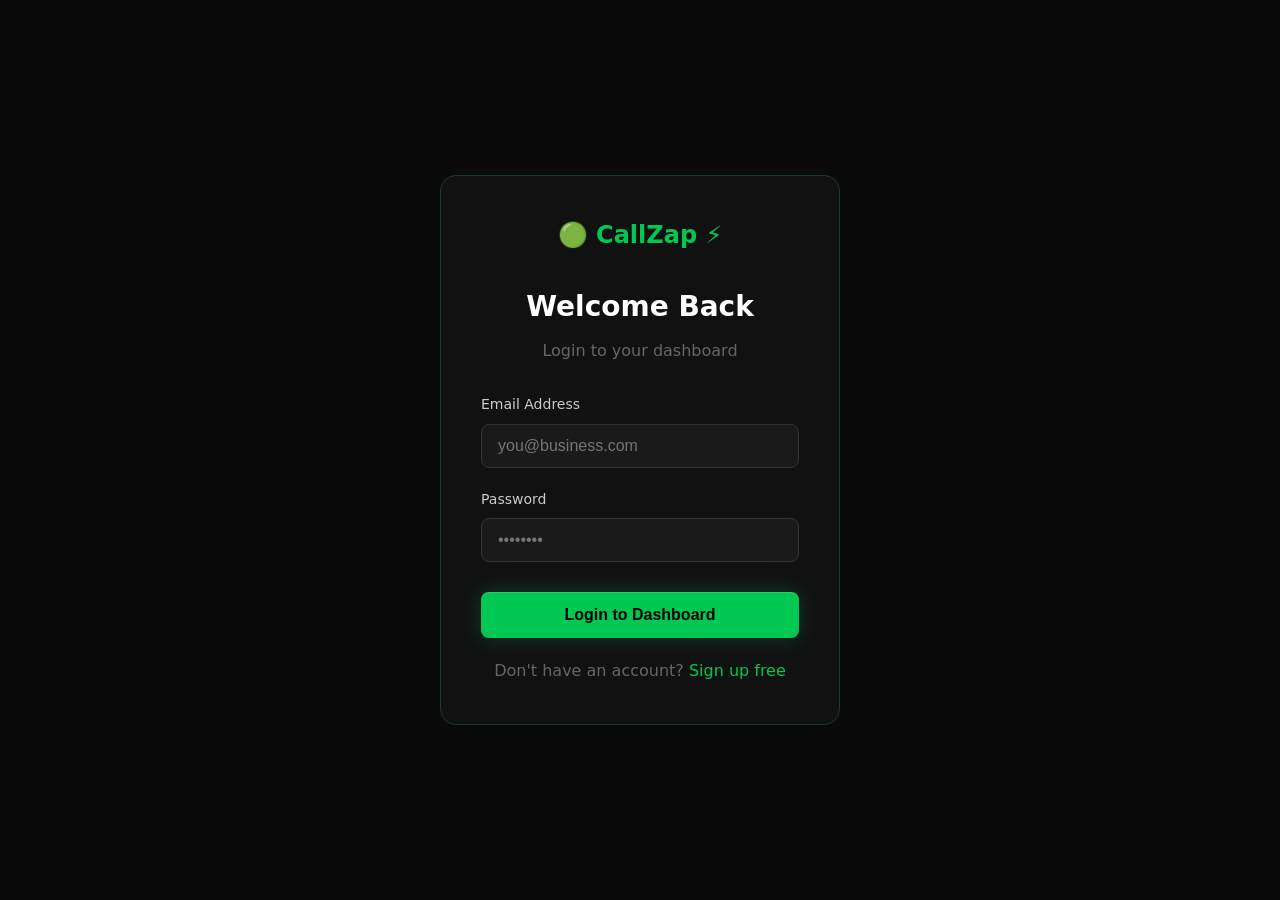
<file: login.html>
<!DOCTYPE html>
<html lang="en">
<head>
<meta charset="UTF-8">
<meta name="viewport" content="width=device-width, initial-scale=1.0">
<title>Login -CallZap ⚡ </title>
<link rel="stylesheet" href="styles.css">
<style>
.auth-container {
  min-height: 100vh;
  display: flex;
  align-items: center;
  justify-content: center;
  background: #0a0a0a;
}
.auth-box {
  background: #111;
  border: 1px solid #1a3a2a;
  border-radius: 16px;
  padding: 40px;
  width: 100%;
  max-width: 400px;
}
.auth-logo {
  text-align: center;
  margin-bottom: 30px;
}
.auth-logo h1 {
  color: #00c853;
  font-size: 24px;
}
.auth-title {
  color: white;
  font-size: 28px;
  font-weight: 700;
  margin-bottom: 8px;
  text-align: center;
}
.auth-subtitle {
  color: #666;
  text-align: center;
  margin-bottom: 30px;
}
.form-group {
  margin-bottom: 20px;
}
.form-group label {
  display: block;
  color: #ccc;
  margin-bottom: 8px;
  font-size: 14px;
}
.form-group input {
  width: 100%;
  padding: 12px 16px;
  background: #1a1a1a;
  border: 1px solid #333;
  border-radius: 8px;
  color: white;
  font-size: 16px;
  box-sizing: border-box;
}
.form-group input:focus {
  outline: none;
  border-color: #00c853;
}
.btn-primary {
  width: 100%;
  padding: 14px;
  background: #00c853;
  color: #000;
  border: none;
  border-radius: 8px;
  font-size: 16px;
  font-weight: 700;
  cursor: pointer;
  margin-top: 10px;
}
.btn-primary:hover {
  background: #00a846;
}
.auth-footer {
  text-align: center;
  margin-top: 20px;
  color: #666;
}
.auth-footer a {
  color: #00c853;
  text-decoration: none;
}
</style>
</head>
<body>
<div class="auth-container">
  <div class="auth-box">
    <div class="auth-logo">
      <h1>🟢 CallZap ⚡</h1>
    </div>
    <h2 class="auth-title">Welcome Back</h2>
    <p class="auth-subtitle">Login to your dashboard</p>
    <div class="form-group">
      <label>Email Address</label>
      <input type="email" id="email" placeholder="you@business.com">
    </div>
    <div class="form-group">
      <label>Password</label>
      <input type="password" id="password" placeholder="••••••••">
    </div>
    <button class="btn-primary" onclick="login()">Login to Dashboard</button>
    <div class="auth-footer">
      <p>Don't have an account? <a href="signup.html">Sign up free</a></p>
    </div>
  </div>
</div>
<script>
function login() {
  const email = document.getElementById('email').value;
  const password = document.getElementById('password').value;
  if (!email || !password) {
    alert('Please fill in all fields!');
    return;
  }
  const users = JSON.parse(localStorage.getItem('users') || '[]');
  const user = users.find(u => u.email === email && u.password === password);
  if (user) {
    localStorage.setItem('currentUser', JSON.stringify(user));
    window.location.href = 'dashboard.html';
  } else {
    alert('Invalid email or password!');
  }
}
</script>
</body>
</html>
</file>
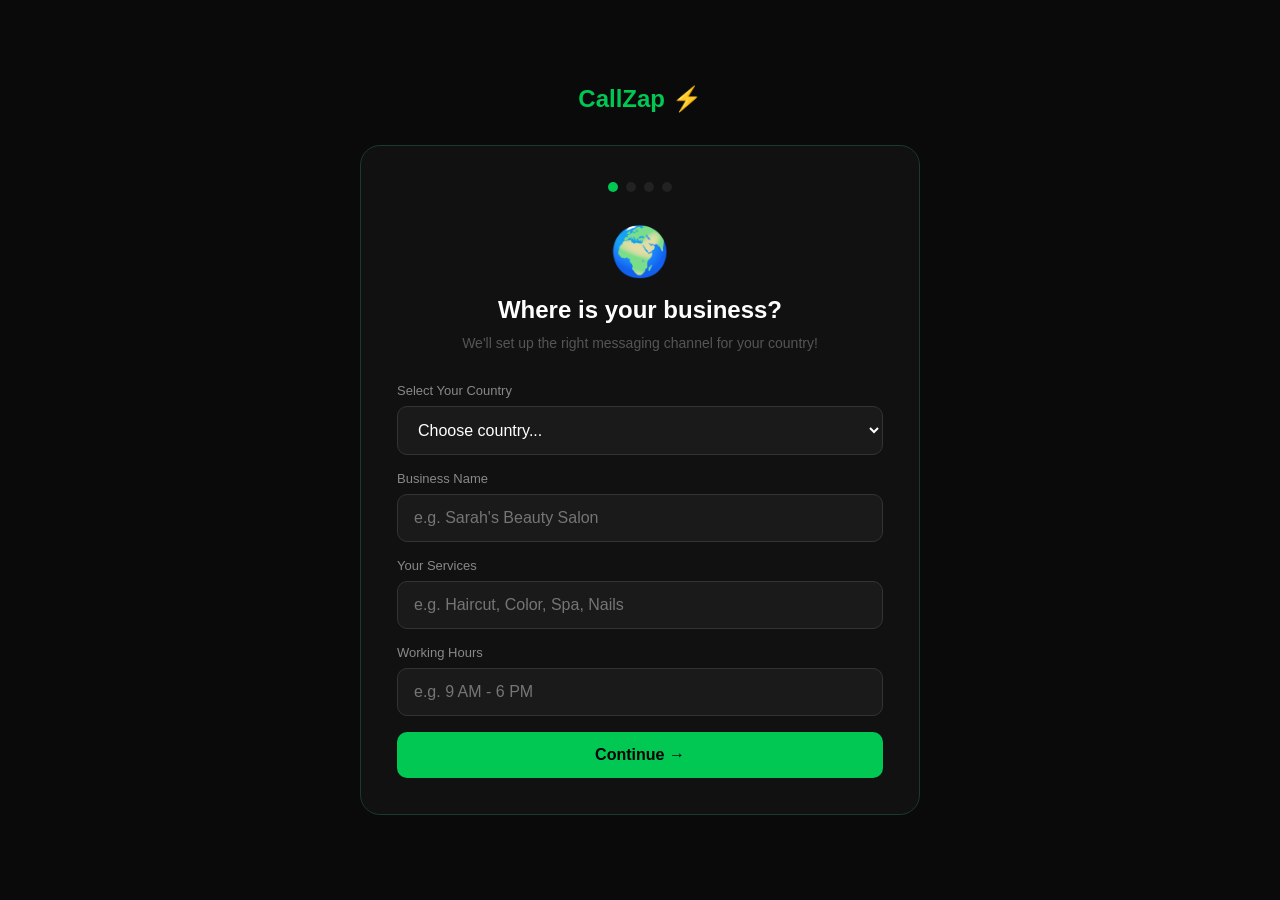
<file: onboarding.html>
<!DOCTYPE html>
<html lang="en">
<head>
<meta charset="UTF-8">
<meta name="viewport" content="width=device-width, initial-scale=1.0">
<title>Setup Your CallZap Line ⚡</title>
<style>
* { margin: 0; padding: 0; box-sizing: border-box; }
body { background: #0a0a0a; color: white; font-family: sans-serif; min-height: 100vh; display: flex; align-items: center; justify-content: center; padding: 20px; }
.container { max-width: 560px; width: 100%; }
.logo { color: #00c853; font-size: 24px; font-weight: 900; text-align: center; margin-bottom: 32px; }
.card { background: #111; border: 1px solid #1a3a2a; border-radius: 20px; padding: 36px; }
.step-indicator { display: flex; gap: 8px; margin-bottom: 32px; justify-content: center; }
.step-dot { width: 10px; height: 10px; border-radius: 50%; background: #222; }
.step-dot.active { background: #00c853; }
.step-dot.done { background: #00c853; opacity: 0.5; }
.step { display: none; }
.step.active { display: block; }
.step-icon { font-size: 48px; text-align: center; margin-bottom: 16px; }
.step-title { font-size: 24px; font-weight: 800; margin-bottom: 8px; text-align: center; }
.step-sub { color: #555; font-size: 14px; text-align: center; margin-bottom: 28px; line-height: 1.6; }
.input-label { color: #888; font-size: 13px; display: block; margin-bottom: 8px; }
.input-field { width: 100%; padding: 14px 16px; background: #1a1a1a; border: 1px solid #333; border-radius: 10px; color: white; font-size: 16px; outline: none; margin-bottom: 16px; }
.input-field:focus { border-color: #00c853; }
select.input-field { cursor: pointer; }
.btn-primary { width: 100%; padding: 14px; background: #00c853; color: #000; border: none; border-radius: 10px; font-weight: 800; font-size: 16px; cursor: pointer; transition: all 0.2s; }
.btn-primary:hover { background: #00a846; }
.info-box { background: #0a2a1a; border: 1px solid #00c853; border-radius: 10px; padding: 16px; margin-bottom: 16px; }
.info-box p { color: #00c853; font-size: 13px; line-height: 1.7; }
.number-display { background: #0a2a1a; border: 2px solid #00c853; border-radius: 12px; padding: 24px; text-align: center; margin-bottom: 20px; }
.number-big { font-size: 28px; font-weight: 900; color: #00c853; margin-bottom: 4px; }
.number-sub { color: #555; font-size: 13px; }
.forwarding-code { background: #1a1a1a; border: 1px solid #333; border-radius: 10px; padding: 16px; margin-bottom: 16px; }
.code-label { color: #888; font-size: 12px; margin-bottom: 8px; display: block; }
.code-value { font-size: 22px; font-weight: 900; color: #00c853; font-family: monospace; }
.steps-list { display: flex; flex-direction: column; gap: 12px; margin-bottom: 24px; }
.step-item { display: flex; align-items: flex-start; gap: 12px; }
.step-num-badge { width: 28px; height: 28px; background: #00c853; border-radius: 50%; display: flex; align-items: center; justify-content: center; font-weight: 900; color: #000; font-size: 13px; flex-shrink: 0; }
.step-item-text h4 { font-size: 14px; font-weight: 700; margin-bottom: 2px; }
.step-item-text p { color: #555; font-size: 12px; }
.loading { text-align: center; padding: 20px; display: none; }
.loading-spinner { width: 40px; height: 40px; border: 3px solid #333; border-top: 3px solid #00c853; border-radius: 50%; animation: spin 1s linear infinite; margin: 0 auto 12px; }
@keyframes spin { to { transform: rotate(360deg); } }
.error-msg { color: #ff4444; font-size: 13px; margin-bottom: 12px; display: none; }
.whatsapp-notice { background: #1a1a0a; border: 1px solid #ffaa00; border-radius: 10px; padding: 14px; margin-bottom: 16px; color: #ffaa00; font-size: 13px; display: none; }
</style>
</head>
<body>

<div class="container">
  <div class="logo">CallZap ⚡</div>
  <div class="card">

    <div class="step-indicator">
      <div class="step-dot active" id="dot1"></div>
      <div class="step-dot" id="dot2"></div>
      <div class="step-dot" id="dot3"></div>
      <div class="step-dot" id="dot4"></div>
    </div>

    <!-- STEP 1 -->
    <div class="step active" id="step1">
      <div class="step-icon">🌍</div>
      <div class="step-title">Where is your business?</div>
      <div class="step-sub">We'll set up the right messaging channel for your country!</div>

      <label class="input-label">Select Your Country</label>
      <select class="input-field" id="country">
        <option value="">Choose country...</option>
        <option value="GB">🇬🇧 United Kingdom (SMS + WhatsApp)</option>
        <option value="AU">🇦🇺 Australia (SMS + WhatsApp)</option>
        <option value="US">🇺🇸 United States (WhatsApp only)</option>
      </select>

      <div class="whatsapp-notice" id="usaNotice">
        ℹ️ US businesses use <b>WhatsApp</b> for instant messaging — no carrier delays, no spam filters!
      </div>

      <label class="input-label">Business Name</label>
      <input class="input-field" id="bizName" placeholder="e.g. Sarah's Beauty Salon">

      <label class="input-label">Your Services</label>
      <input class="input-field" id="bizServices" placeholder="e.g. Haircut, Color, Spa, Nails">

      <label class="input-label">Working Hours</label>
      <input class="input-field" id="bizHours" placeholder="e.g. 9 AM - 6 PM">

      <div class="error-msg" id="error1">Please fill all fields!</div>
      <button class="btn-primary" onclick="goStep2()">Continue →</button>
    </div>

    <!-- STEP 2 -->
    <div class="step" id="step2">
      <div class="step-icon">📞</div>
      <div class="step-title">Get Your CallZap Number</div>
      <div class="step-sub" id="step2Sub">Enter your area code and we'll instantly assign you a local phone number!</div>

      <div class="info-box" id="areaCodeInfoBox">
        <p>💡 <b>Why area code?</b> Local numbers get 40% more callbacks than toll-free numbers!</p>
      </div>

      <label class="input-label" id="areaCodeLabel">Enter your area code</label>
      <input class="input-field" id="areaCode" placeholder="e.g. 512" maxlength="5" type="tel">

      <div class="error-msg" id="error2">Please enter a valid area code!</div>
      <button class="btn-primary" onclick="buyNumber()" id="buyBtn">Get My Number ⚡</button>
      <div class="loading" id="loadingDiv">
        <div class="loading-spinner"></div>
        <p style="color:#555;font-size:14px;">Finding your number...</p>
      </div>
    </div>

    <!-- STEP 3 -->
    <div class="step" id="step3">
      <div class="step-icon">🎉</div>
      <div class="step-title">Your CallZap Line is Live!</div>
      <div class="step-sub">Now set up call forwarding so missed calls go to CallZap!</div>

      <div class="number-display">
        <div class="number-big" id="assignedNumber">+1 (512) 888-0199</div>
        <div class="number-sub">Your CallZap Number</div>
      </div>

      <div class="forwarding-code">
        <span class="code-label">📱 Dial this code from your business phone:</span>
        <div class="code-value" id="forwardingCode">*61*15128880199#</div>
      </div>

      <div class="steps-list">
        <div class="step-item">
          <div class="step-num-badge">1</div>
          <div class="step-item-text">
            <h4>Open your phone dialer</h4>
            <p>Use your existing business phone</p>
          </div>
        </div>
        <div class="step-item">
          <div class="step-num-badge">2</div>
          <div class="step-item-text">
            <h4>Dial the code above</h4>
            <p>This sets up call forwarding when you don't answer</p>
          </div>
        </div>
        <div class="step-item">
          <div class="step-num-badge">3</div>
          <div class="step-item-text">
            <h4>You're done! ✅</h4>
            <p>Missed calls will now trigger instant AI text-backs!</p>
          </div>
        </div>
      </div>

      <button class="btn-primary" onclick="goStep4()">I've Set Up Forwarding ✅</button>
    </div>

    <!-- STEP 4 -->
    <div class="step" id="step4">
      <div class="step-icon">🚀</div>
      <div class="step-title">CallZap is Active!</div>
      <div class="step-sub">Every missed call will now get an instant AI text-back within 5 seconds!</div>

      <div class="info-box">
        <p>✅ <b>What happens now:</b><br><br>
        1. Customer calls your business<br>
        2. You miss the call<br>
        3. CallZap texts them within 5 seconds<br>
        4. AI qualifies the lead<br>
        5. Lead appears in dashboard as HOT 🔥 WARM 🟡 or COLD 🧊</p>
      </div>

      <button class="btn-primary" onclick="window.location.href='dashboard.html'">
        Go to Dashboard →
      </button>
    </div>

  </div>
</div>

<script>
let selectedCountry = '';

function updateDots(step) {
  for(let i = 1; i <= 4; i++) {
    const dot = document.getElementById('dot' + i);
    if(i < step) dot.className = 'step-dot done';
    else if(i === step) dot.className = 'step-dot active';
    else dot.className = 'step-dot';
  }
}

function showStep(num) {
  document.querySelectorAll('.step').forEach(s => s.classList.remove('active'));
  document.getElementById('step' + num).classList.add('active');
  updateDots(num);
}

document.getElementById('country').addEventListener('change', function() {
  const notice = document.getElementById('usaNotice');
  notice.style.display = this.value === 'US' ? 'block' : 'none';
});

function goStep2() {
  const country = document.getElementById('country').value;
  const bizName = document.getElementById('bizName').value.trim();
  const services = document.getElementById('bizServices').value.trim();
  const hours = document.getElementById('bizHours').value.trim();

  if (!country || !bizName || !services) {
    document.getElementById('error1').style.display = 'block';
    return;
  }

  selectedCountry = country;

  // Show/hide area code based on country
  const areaCodeInput = document.getElementById('areaCode');
  const areaCodeLabel = document.getElementById('areaCodeLabel');
  const areaCodeInfoBox = document.getElementById('areaCodeInfoBox');
  const step2Sub = document.getElementById('step2Sub');

  if(country === 'GB' || country === 'AU') {
    areaCodeInput.style.display = 'none';
    areaCodeLabel.style.display = 'none';
    areaCodeInfoBox.style.display = 'none';
    areaCodeInput.value = '00';
    step2Sub.textContent = "We'll instantly assign you a mobile number for your business!";
  } else {
    areaCodeInput.style.display = 'block';
    areaCodeLabel.style.display = 'block';
    areaCodeInfoBox.style.display = 'block';
    areaCodeInput.value = '';
    step2Sub.textContent = "Enter your area code and we'll instantly assign you a local phone number!";
  }

  const user = JSON.parse(localStorage.getItem('currentUser') || '{}');
  user.businessConfig = { bizName, services, hours, country };
  localStorage.setItem('currentUser', JSON.stringify(user));

  showStep(2);
}

async function buyNumber() {
  const areaCode = document.getElementById('areaCode').value.trim();

  if (!areaCode && selectedCountry === 'US') {
    document.getElementById('error2').style.display = 'block';
    return;
  }

  let formattedAreaCode = areaCode;
  if ((selectedCountry === 'GB' || selectedCountry === 'AU') && formattedAreaCode.startsWith('0')) {
    formattedAreaCode = formattedAreaCode.substring(1);
  }

  document.getElementById('buyBtn').style.display = 'none';
  document.getElementById('loadingDiv').style.display = 'block';

  try {
    const user = JSON.parse(localStorage.getItem('currentUser') || '{}');
    const response = await fetch('https://callzap-backend.onrender.com/buy-number', {
      method: 'POST',
      headers: { 'Content-Type': 'application/json' },
      body: JSON.stringify({
        areaCode: formattedAreaCode,
        country: selectedCountry,
        businessName: user.businessConfig?.bizName || 'Business',
        userId: user.email || 'default'
      })
    });

    const data = await response.json();

    if(data.success) {
      const phone = data.phoneNumber;
      document.getElementById('assignedNumber').textContent = phone;

      const cleanDigits = phone.replace(/\D/g, '');

      let forwardingCode = '';
      if (selectedCountry === 'GB') {
        forwardingCode = `**61*${cleanDigits}#`;
      } else if (selectedCountry === 'AU') {
        forwardingCode = `*61*${cleanDigits}#`;
      } else {
        forwardingCode = `*61*${cleanDigits}#`;
      }

      document.getElementById('forwardingCode').textContent = forwardingCode;

      user.twilioPhone = phone;
      localStorage.setItem('currentUser', JSON.stringify(user));

      showStep(3);
    } else {
      throw new Error(data.error || 'Failed');
    }

  } catch(error) {
    document.getElementById('loadingDiv').style.display = 'none';
    document.getElementById('buyBtn').style.display = 'block';
    document.getElementById('error2').textContent = 'Could not find number. Please try again!';
    document.getElementById('error2').style.display = 'block';
  }
}

function goStep4() {
  showStep(4);
}
</script>
</body>
</html>
</file>
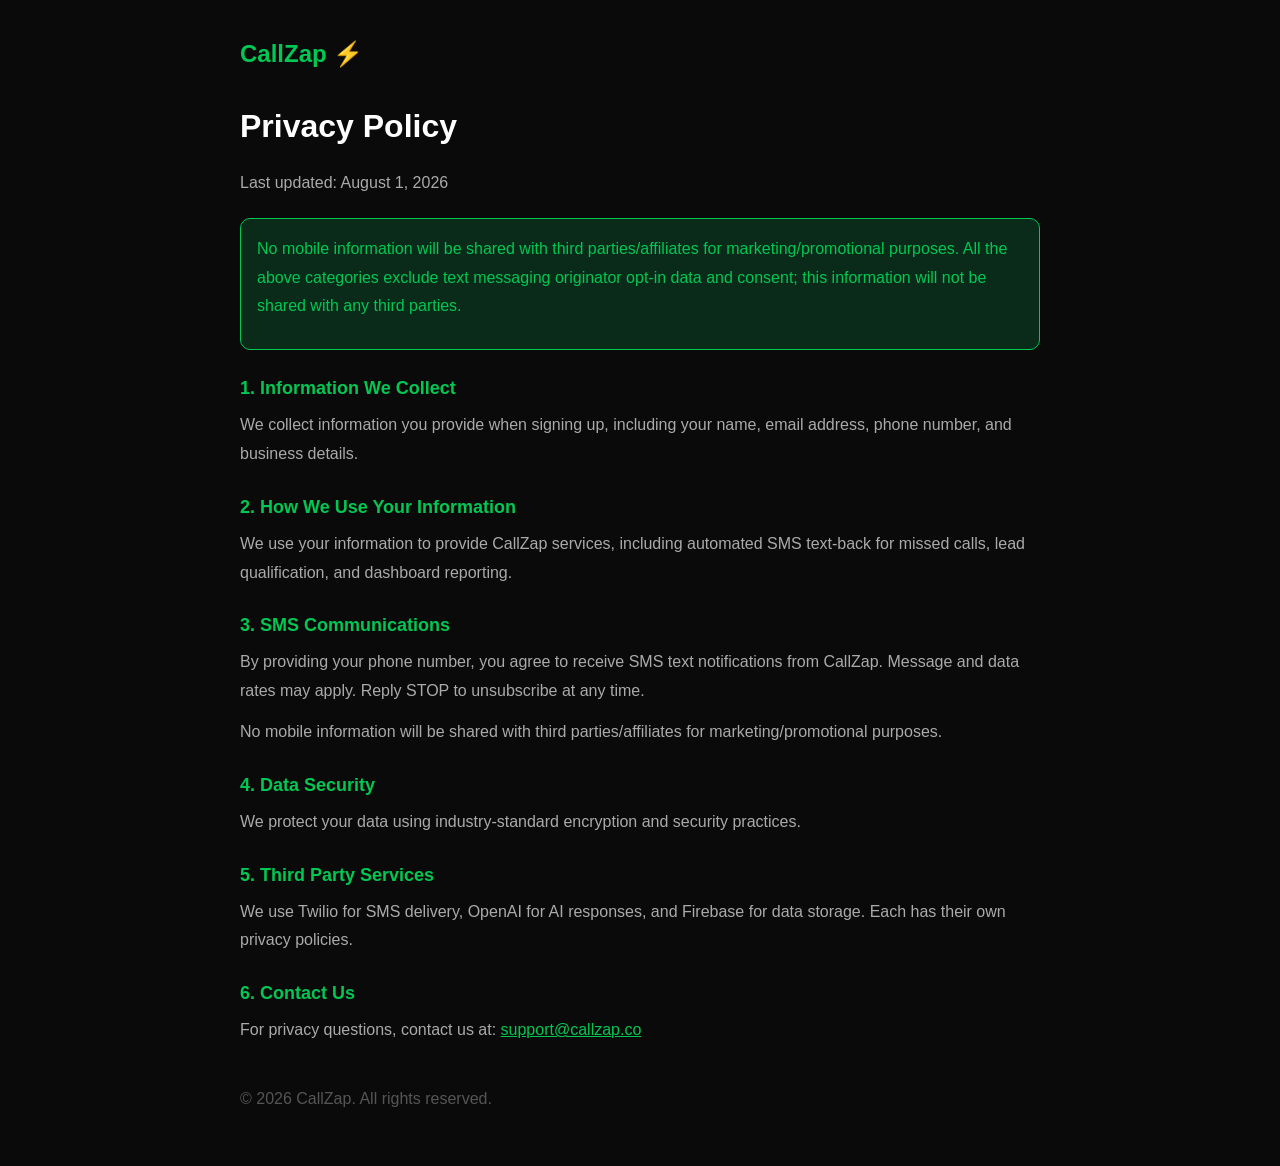
<file: privacy.html>
<!DOCTYPE html>
<html lang="en">
<head>
<meta charset="UTF-8">
<meta name="viewport" content="width=device-width, initial-scale=1.0">
<title>Privacy Policy - CallZap</title>
<style>
* { margin: 0; padding: 0; box-sizing: border-box; }
body { background: #0a0a0a; color: white; font-family: sans-serif; padding: 40px 20px; }
.container { max-width: 800px; margin: 0 auto; }
.logo { color: #00c853; font-size: 24px; font-weight: 900; margin-bottom: 40px; }
h1 { font-size: 32px; margin-bottom: 24px; }
h2 { color: #00c853; font-size: 18px; margin: 28px 0 12px; }
p { color: #aaa; line-height: 1.8; margin-bottom: 12px; }
.highlight { background: #0a2a1a; border: 1px solid #00c853; border-radius: 10px; padding: 16px; margin: 20px 0; }
.highlight p { color: #00c853; }
a { color: #00c853; }
</style>
</head>
<body>
<div class="container">
  <div class="logo">CallZap ⚡</div>
  <h1>Privacy Policy</h1>
  <p>Last updated: August 1, 2026</p>

  <div class="highlight">
    <p>No mobile information will be shared with third parties/affiliates for marketing/promotional purposes. All the above categories exclude text messaging originator opt-in data and consent; this information will not be shared with any third parties.</p>
  </div>

  <h2>1. Information We Collect</h2>
  <p>We collect information you provide when signing up, including your name, email address, phone number, and business details.</p>

  <h2>2. How We Use Your Information</h2>
  <p>We use your information to provide CallZap services, including automated SMS text-back for missed calls, lead qualification, and dashboard reporting.</p>

  <h2>3. SMS Communications</h2>
  <p>By providing your phone number, you agree to receive SMS text notifications from CallZap. Message and data rates may apply. Reply STOP to unsubscribe at any time.</p>
  <p>No mobile information will be shared with third parties/affiliates for marketing/promotional purposes.</p>

  <h2>4. Data Security</h2>
  <p>We protect your data using industry-standard encryption and security practices.</p>

  <h2>5. Third Party Services</h2>
  <p>We use Twilio for SMS delivery, OpenAI for AI responses, and Firebase for data storage. Each has their own privacy policies.</p>

  <h2>6. Contact Us</h2>
  <p>For privacy questions, contact us at: <a href="mailto:support@callzap.co">support@callzap.co</a></p>

  <p style="margin-top:40px;color:#555;">© 2026 CallZap. All rights reserved.</p>
</div>
</body>
</html>
</file>
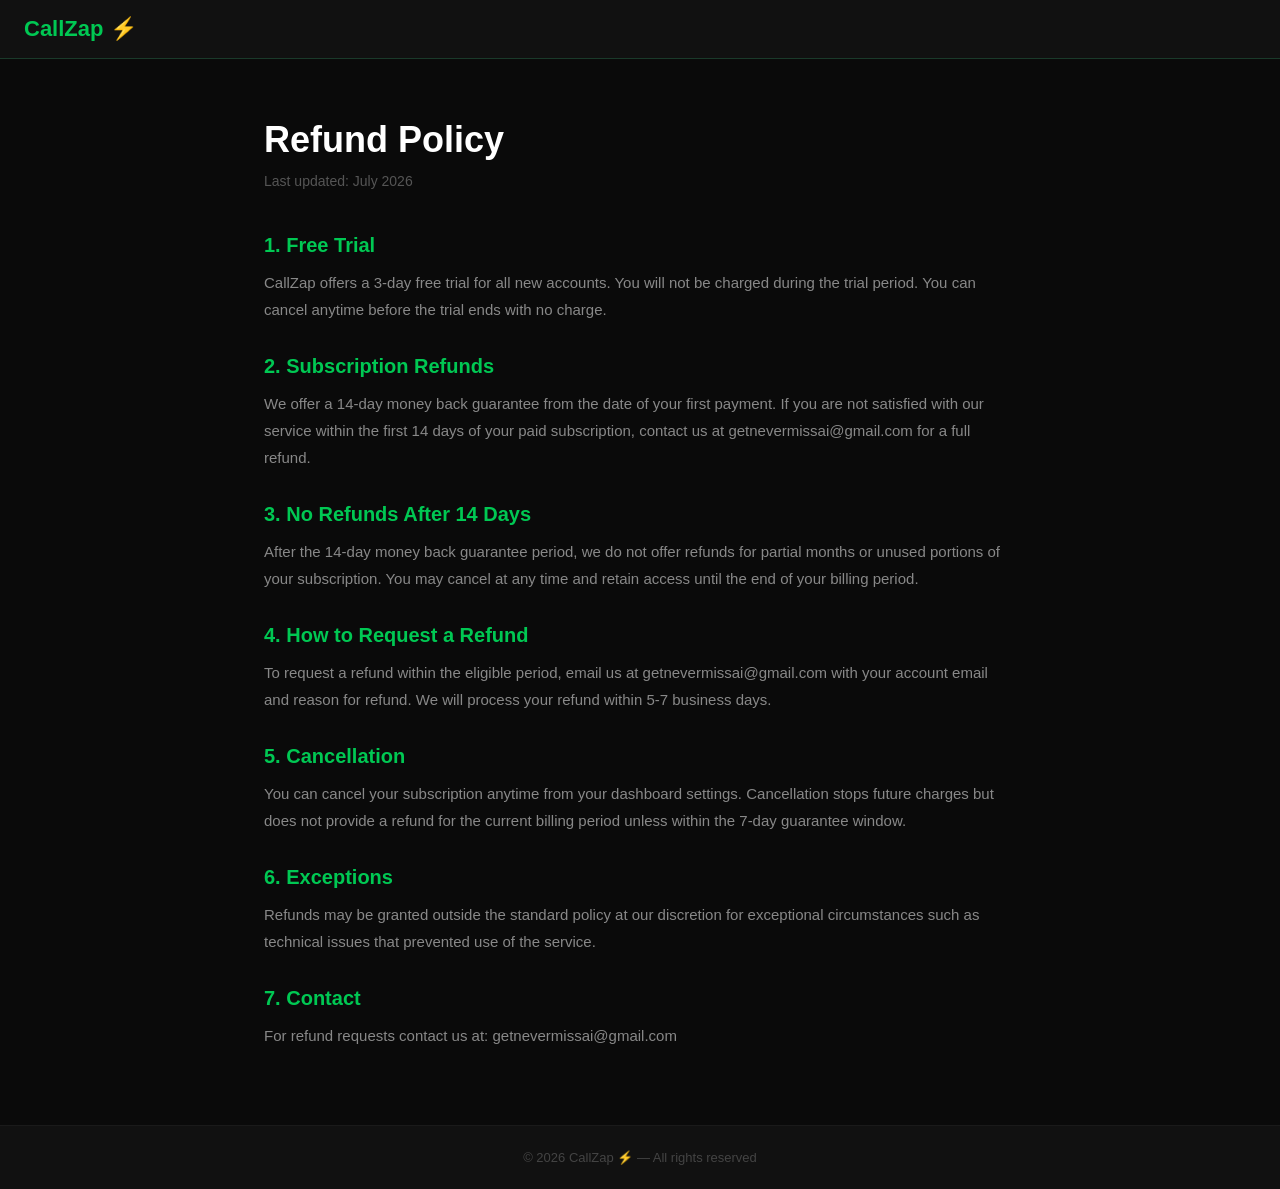
<file: refund.html>
<!DOCTYPE html>
<html lang="en">
<head>
<meta charset="UTF-8">
<meta name="viewport" content="width=device-width, initial-scale=1.0">
<title>Refund Policy - CallZap ⚡</title>
<style>
* { margin: 0; padding: 0; box-sizing: border-box; }
body { background: #0a0a0a; color: white; font-family: sans-serif; }
.navbar { background: #111; padding: 16px 24px; border-bottom: 1px solid #1a3a2a; }
.logo { color: #00c853; font-size: 22px; font-weight: 900; text-decoration: none; }
.container { max-width: 800px; margin: 0 auto; padding: 60px 24px; }
h1 { font-size: 36px; font-weight: 900; margin-bottom: 8px; }
.date { color: #555; margin-bottom: 40px; font-size: 14px; }
h2 { font-size: 20px; font-weight: 700; color: #00c853; margin: 32px 0 12px; }
p { color: #888; line-height: 1.8; margin-bottom: 16px; font-size: 15px; }
footer { background: #111; border-top: 1px solid #1a1a1a; padding: 24px; text-align: center; color: #444; font-size: 13px; }
</style>
</head>
<body>
<nav class="navbar">
  <a href="index.html" class="logo">CallZap ⚡</a>
</nav>
<div class="container">
  <h1>Refund Policy</h1>
  <p class="date">Last updated: July 2026</p>

  <h2>1. Free Trial</h2>
  <p>CallZap offers a 3-day free trial for all new accounts. You will not be charged during the trial period. You can cancel anytime before the trial ends with no charge.</p>

  <h2>2. Subscription Refunds</h2>
  <p>We offer a 14-day money back guarantee from the date of your first payment. If you are not satisfied with our service within the first 14 days of your paid subscription, contact us at getnevermissai@gmail.com for a full refund.</p>

  <h2>3. No Refunds After 14 Days</h2>
  <p>After the 14-day money back guarantee period, we do not offer refunds for partial months or unused portions of your subscription. You may cancel at any time and retain access until the end of your billing period.</p>

  <h2>4. How to Request a Refund</h2>
  <p>To request a refund within the eligible period, email us at getnevermissai@gmail.com with your account email and reason for refund. We will process your refund within 5-7 business days.</p>

  <h2>5. Cancellation</h2>
  <p>You can cancel your subscription anytime from your dashboard settings. Cancellation stops future charges but does not provide a refund for the current billing period unless within the 7-day guarantee window.</p>

  <h2>6. Exceptions</h2>
  <p>Refunds may be granted outside the standard policy at our discretion for exceptional circumstances such as technical issues that prevented use of the service.</p>

  <h2>7. Contact</h2>
  <p>For refund requests contact us at: getnevermissai@gmail.com</p>
</div>
<footer>© 2026 CallZap ⚡ — All rights reserved</footer>
</body>
</html>
</file>
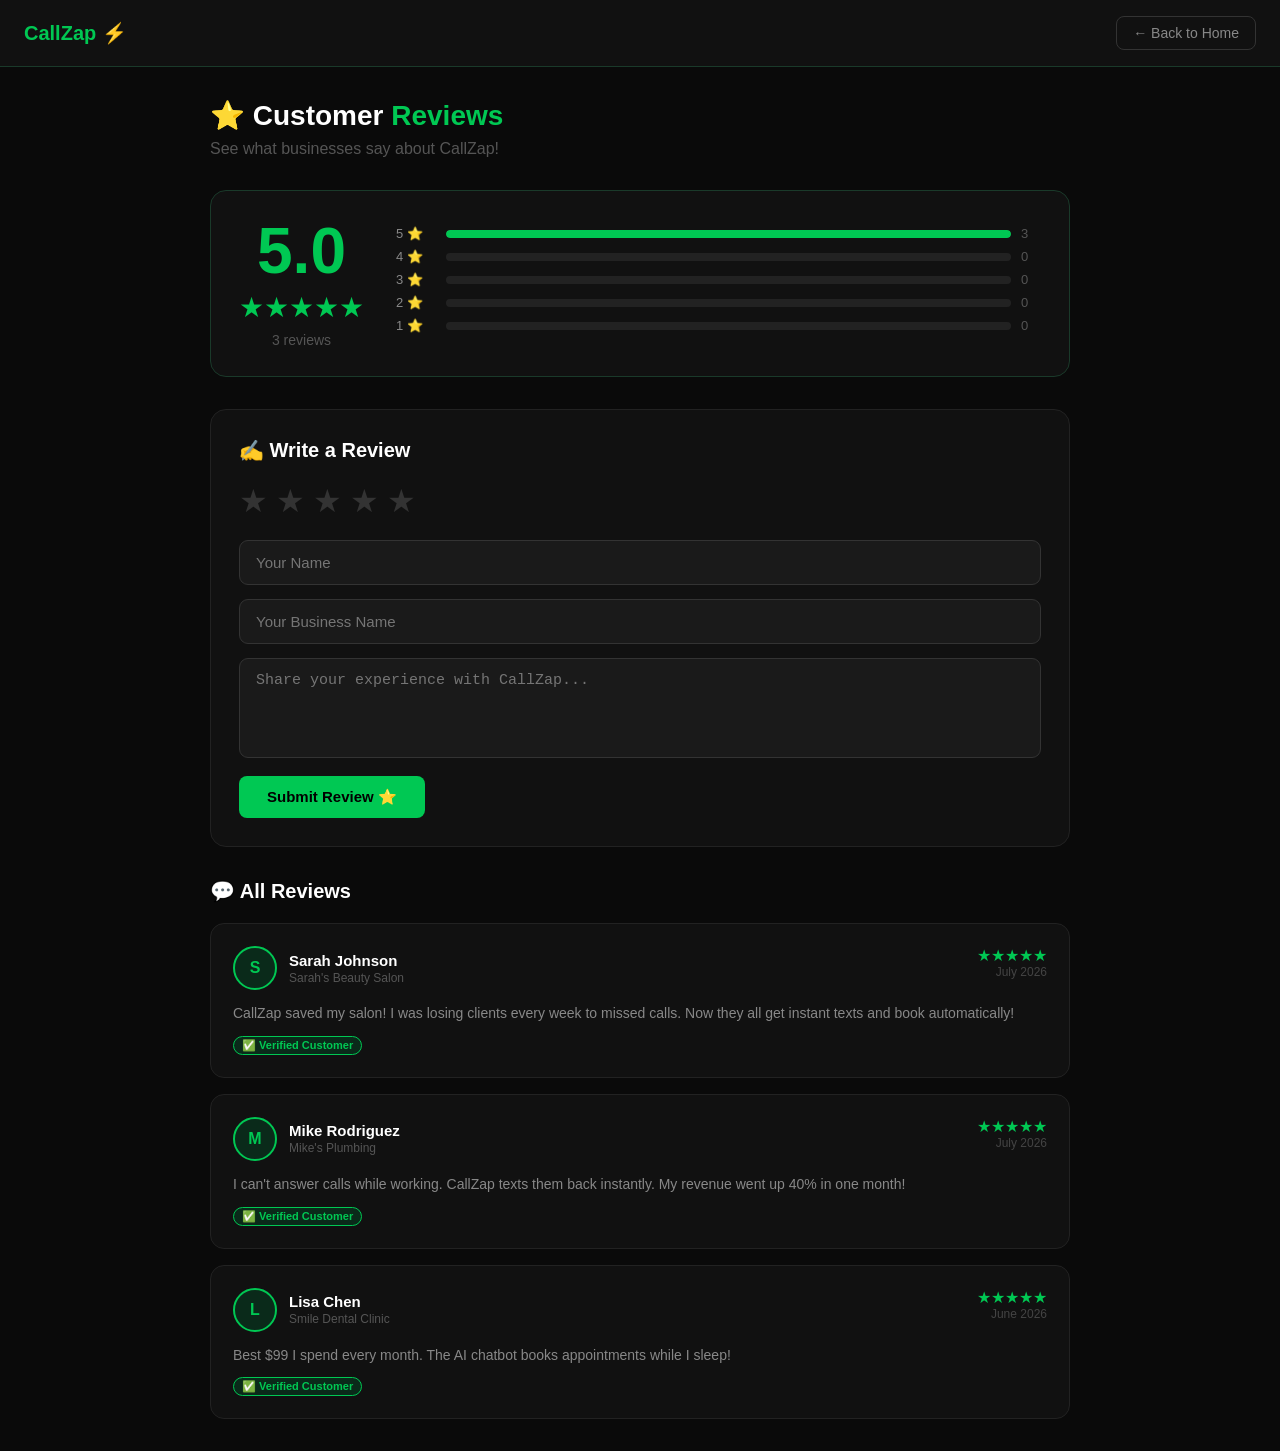
<file: reviews.html>
<!DOCTYPE html>
<html lang="en">
<head>
<meta charset="UTF-8">
<meta name="viewport" content="width=device-width, initial-scale=1.0">
<title>Reviews - CallZap ⚡</title>
<style>
* { margin: 0; padding: 0; box-sizing: border-box; }
body { background: #0a0a0a; color: white; font-family: sans-serif; }
.navbar {
  background: #111; padding: 16px 24px;
  display: flex; justify-content: space-between; align-items: center;
  border-bottom: 1px solid #1a3a2a;
  position: sticky; top: 0; z-index: 100;
}
.logo { color: #00c853; font-size: 20px; font-weight: 900; }
.back-btn {
  background: transparent; border: 1px solid #333;
  color: #888; padding: 8px 16px; border-radius: 8px;
  cursor: pointer; text-decoration: none; font-size: 14px;
}
.container { max-width: 900px; margin: 0 auto; padding: 32px 20px; }
.page-title { font-size: 28px; font-weight: 800; margin-bottom: 8px; }
.page-title span { color: #00c853; }
.page-sub { color: #555; margin-bottom: 32px; }

/* STATS */
.review-stats {
  background: #111;
  border: 1px solid #1a3a2a;
  border-radius: 16px;
  padding: 28px;
  margin-bottom: 32px;
  display: flex;
  align-items: center;
  gap: 32px;
  flex-wrap: wrap;
}
.avg-rating { text-align: center; }
.avg-number { font-size: 64px; font-weight: 900; color: #00c853; line-height: 1; }
.avg-stars { font-size: 28px; color: #00c853; margin: 8px 0; }
.avg-total { color: #555; font-size: 14px; }
.rating-bars { flex: 1; min-width: 200px; }
.bar-row {
  display: flex; align-items: center;
  gap: 10px; margin-bottom: 8px;
}
.bar-label { color: #888; font-size: 13px; width: 40px; }
.bar-bg {
  flex: 1; height: 8px;
  background: #222; border-radius: 4px; overflow: hidden;
}
.bar-fill { height: 100%; background: #00c853; border-radius: 4px; }
.bar-count { color: #555; font-size: 13px; width: 20px; }

/* WRITE REVIEW */
.write-review {
  background: #111;
  border: 1px solid #222;
  border-radius: 16px;
  padding: 28px;
  margin-bottom: 32px;
}
.section-title { font-size: 20px; font-weight: 700; margin-bottom: 20px; }
.star-select { display: flex; gap: 8px; margin-bottom: 20px; }
.star-btn {
  font-size: 32px; cursor: pointer;
  background: none; border: none;
  color: #333; transition: all 0.2s;
}
.star-btn.active { color: #00c853; }
.review-input {
  width: 100%; padding: 13px 16px;
  background: #1a1a1a; border: 1px solid #333;
  border-radius: 9px; color: white; font-size: 15px;
  margin-bottom: 14px; outline: none;
}
.review-input:focus { border-color: #00c853; }
textarea.review-input { height: 100px; resize: none; }
.submit-btn {
  background: #00c853; color: #000;
  border: none; padding: 12px 28px;
  border-radius: 8px; font-weight: 800;
  font-size: 15px; cursor: pointer;
}

/* REVIEWS LIST */
.reviews-list { display: flex; flex-direction: column; gap: 16px; }
.review-card {
  background: #111;
  border: 1px solid #222;
  border-radius: 14px;
  padding: 22px;
  transition: border-color 0.3s;
}
.review-card:hover { border-color: #00c853; }
.review-header {
  display: flex; justify-content: space-between;
  align-items: flex-start; margin-bottom: 12px;
}
.reviewer-info { display: flex; align-items: center; gap: 12px; }
.reviewer-avatar {
  width: 44px; height: 44px; border-radius: 50%;
  background: #0a2a1a; border: 2px solid #00c853;
  display: flex; align-items: center; justify-content: center;
  font-weight: 700; color: #00c853; font-size: 16px;
}
.reviewer-name { font-weight: 700; font-size: 15px; }
.reviewer-business { color: #555; font-size: 12px; margin-top: 2px; }
.review-stars { color: #00c853; font-size: 16px; }
.review-date { color: #444; font-size: 12px; }
.review-text { color: #888; font-size: 14px; line-height: 1.7; }
.verified-badge {
  display: inline-block;
  background: #0a2a1a; color: #00c853;
  border: 1px solid #00c853;
  padding: 2px 8px; border-radius: 10px;
  font-size: 11px; font-weight: 600;
  margin-top: 10px;
}

/* EMPTY STATE */
.empty-reviews {
  text-align: center; padding: 48px;
  color: #444; background: #111;
  border: 1px dashed #333; border-radius: 14px;
}
.empty-icon { font-size: 48px; margin-bottom: 16px; }
</style>
</head>
<body>

<nav class="navbar">
  <div class="logo">CallZap ⚡</div>
  <a href="index.html" class="back-btn">← Back to Home</a>
</nav>

<div class="container">
  <div class="page-title">⭐ Customer <span>Reviews</span></div>
  <p class="page-sub">See what businesses say about CallZap!</p>

  <!-- STATS -->
  <div class="review-stats">
    <div class="avg-rating">
      <div class="avg-number" id="avgRating">0.0</div>
      <div class="avg-stars" id="avgStars">☆☆☆☆☆</div>
      <div class="avg-total" id="totalReviews">0 reviews</div>
    </div>
    <div class="rating-bars">
      <div class="bar-row">
        <span class="bar-label">5 ⭐</span>
        <div class="bar-bg"><div class="bar-fill" id="bar5" style="width:0%"></div></div>
        <span class="bar-count" id="count5">0</span>
      </div>
      <div class="bar-row">
        <span class="bar-label">4 ⭐</span>
        <div class="bar-bg"><div class="bar-fill" id="bar4" style="width:0%"></div></div>
        <span class="bar-count" id="count4">0</span>
      </div>
      <div class="bar-row">
        <span class="bar-label">3 ⭐</span>
        <div class="bar-bg"><div class="bar-fill" id="bar3" style="width:0%"></div></div>
        <span class="bar-count" id="count3">0</span>
      </div>
      <div class="bar-row">
        <span class="bar-label">2 ⭐</span>
        <div class="bar-bg"><div class="bar-fill" id="bar2" style="width:0%"></div></div>
        <span class="bar-count" id="count2">0</span>
      </div>
      <div class="bar-row">
        <span class="bar-label">1 ⭐</span>
        <div class="bar-bg"><div class="bar-fill" id="bar1" style="width:0%"></div></div>
        <span class="bar-count" id="count1">0</span>
      </div>
    </div>
  </div>

  <!-- WRITE REVIEW -->
  <div class="write-review">
    <div class="section-title">✍️ Write a Review</div>
    <div class="star-select" id="starSelect">
      <button class="star-btn" onclick="setRating(1)">★</button>
      <button class="star-btn" onclick="setRating(2)">★</button>
      <button class="star-btn" onclick="setRating(3)">★</button>
      <button class="star-btn" onclick="setRating(4)">★</button>
      <button class="star-btn" onclick="setRating(5)">★</button>
    </div>
    <input class="review-input" id="reviewName" placeholder="Your Name">
    <input class="review-input" id="reviewBusiness" placeholder="Your Business Name">
    <textarea class="review-input" id="reviewText" placeholder="Share your experience with CallZap..."></textarea>
    <button class="submit-btn" onclick="submitReview()">Submit Review ⭐</button>
  </div>

  <!-- REVIEWS LIST -->
  <div class="section-title">💬 All Reviews</div>
  <div class="reviews-list" id="reviewsList">
    <div class="empty-reviews" id="emptyState">
      <div class="empty-icon">⭐</div>
      <p>No reviews yet!</p>
      <p style="margin-top:8px;font-size:13px">Be the first to review CallZap!</p>
    </div>
  </div>
</div>

<script>
let selectedRating = 0;
let reviews = JSON.parse(localStorage.getItem('callzap_reviews') || '[]');

// Add demo reviews
if (reviews.length === 0) {
  reviews = [
    {
      name: "Sarah Johnson",
      business: "Sarah's Beauty Salon",
      rating: 5,
      text: "CallZap saved my salon! I was losing clients every week to missed calls. Now they all get instant texts and book automatically!",
      date: "July 2026"
    },
    {
      name: "Mike Rodriguez",
      business: "Mike's Plumbing",
      rating: 5,
      text: "I can't answer calls while working. CallZap texts them back instantly. My revenue went up 40% in one month!",
      date: "July 2026"
    },
    {
      name: "Lisa Chen",
      business: "Smile Dental Clinic",
      rating: 5,
      text: "Best $99 I spend every month. The AI chatbot books appointments while I sleep!",
      date: "June 2026"
    }
  ];
  localStorage.setItem('callzap_reviews', JSON.stringify(reviews));
}

function setRating(rating) {
  selectedRating = rating;
  document.querySelectorAll('.star-btn').forEach((btn, i) => {
    btn.classList.toggle('active', i < rating);
  });
}

function submitReview() {
  const name = document.getElementById('reviewName').value.trim();
  const business = document.getElementById('reviewBusiness').value.trim();
  const text = document.getElementById('reviewText').value.trim();

  if (!name || !business || !text || selectedRating === 0) {
    alert('Please fill all fields and select a rating!');
    return;
  }

  const review = {
    name, business, text,
    rating: selectedRating,
    date: new Date().toLocaleDateString('en-US', { month: 'long', year: 'numeric' })
  };

  reviews.unshift(review);
  localStorage.setItem('callzap_reviews', JSON.stringify(reviews));

  document.getElementById('reviewName').value = '';
  document.getElementById('reviewBusiness').value = '';
  document.getElementById('reviewText').value = '';
  selectedRating = 0;
  document.querySelectorAll('.star-btn').forEach(btn => btn.classList.remove('active'));

  renderReviews();
  alert('Thank you for your review! ⭐');
}

function renderReviews() {
  const list = document.getElementById('reviewsList');
  const empty = document.getElementById('emptyState');

  if (reviews.length === 0) {
    empty.style.display = 'block';
    return;
  }

  empty.style.display = 'none';

  const total = reviews.length;
  const avg = reviews.reduce((sum, r) => sum + r.rating, 0) / total;

  document.getElementById('avgRating').textContent = avg.toFixed(1);
  document.getElementById('avgStars').textContent = '★'.repeat(Math.round(avg)) + '☆'.repeat(5 - Math.round(avg));
  document.getElementById('totalReviews').textContent = total + ' reviews';

  [1,2,3,4,5].forEach(star => {
    const count = reviews.filter(r => r.rating === star).length;
    const pct = total > 0 ? (count / total * 100) : 0;
    document.getElementById('bar' + star).style.width = pct + '%';
    document.getElementById('count' + star).textContent = count;
  });

  const cards = reviews.map(r => `
    <div class="review-card">
      <div class="review-header">
        <div class="reviewer-info">
          <div class="reviewer-avatar">${r.name.charAt(0)}</div>
          <div>
            <div class="reviewer-name">${r.name}</div>
            <div class="reviewer-business">${r.business}</div>
          </div>
        </div>
        <div style="text-align:right">
          <div class="review-stars">${'★'.repeat(r.rating)}${'☆'.repeat(5-r.rating)}</div>
          <div class="review-date">${r.date}</div>
        </div>
      </div>
      <div class="review-text">${r.text}</div>
      <span class="verified-badge">✅ Verified Customer</span>
    </div>
  `).join('');

  list.innerHTML = '<div class="empty-reviews" id="emptyState" style="display:none"></div>' + cards;
}

renderReviews();
</script>
</body>
</html>
</file>
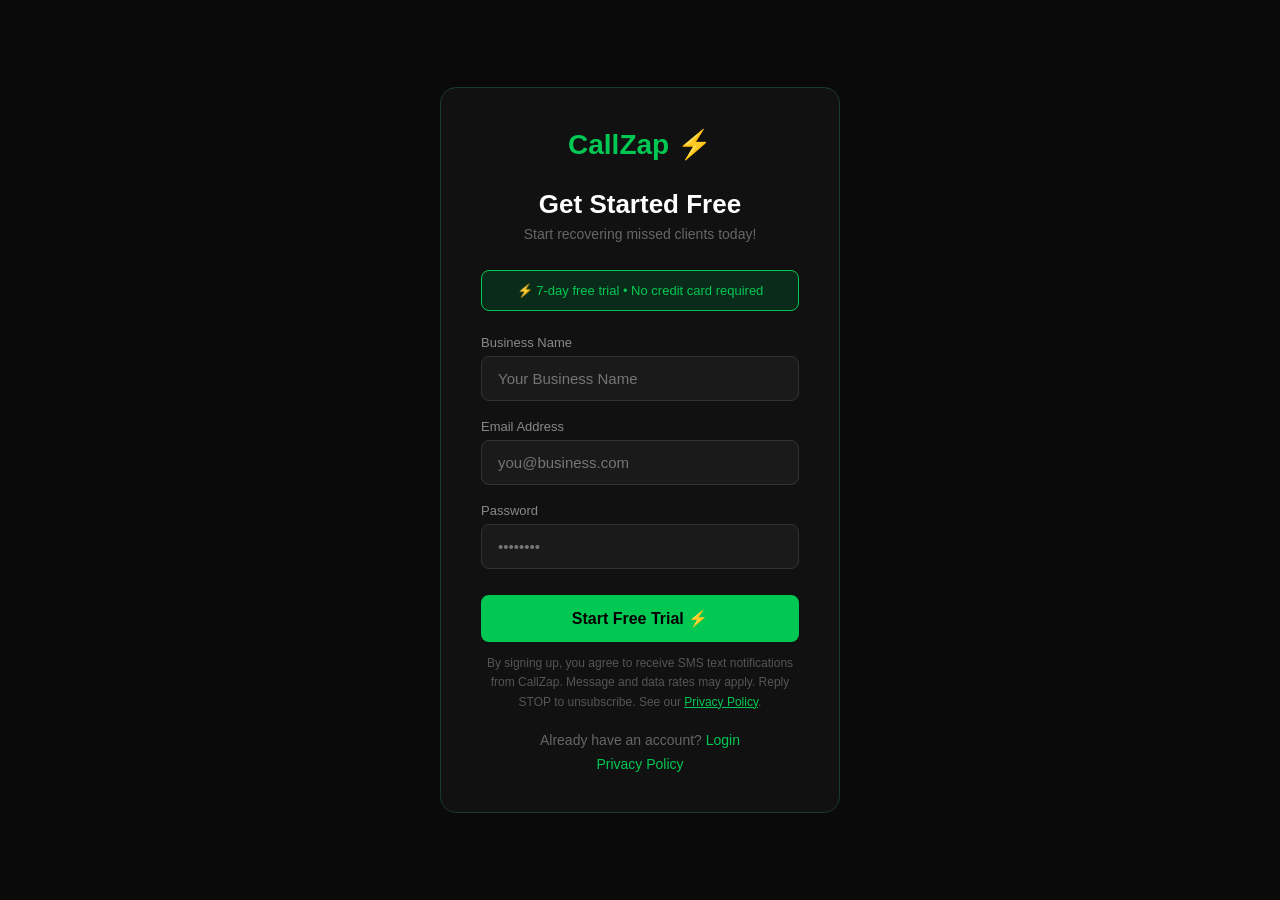
<file: signup.html>
<!DOCTYPE html>
<html lang="en">
<head>
<meta charset="UTF-8">
<meta name="viewport" content="width=device-width, initial-scale=1.0">
<title>Sign Up - CallZap ⚡</title>
<style>
* { margin: 0; padding: 0; box-sizing: border-box; }
body { background: #0a0a0a; color: white; font-family: sans-serif; min-height: 100vh; display: flex; align-items: center; justify-content: center; }
.auth-box { background: #111; border: 1px solid #1a3a2a; border-radius: 16px; padding: 40px; width: 100%; max-width: 400px; margin: 24px; }
.auth-logo { text-align: center; margin-bottom: 28px; }
.auth-logo h1 { color: #00c853; font-size: 28px; font-weight: 900; }
.auth-title { color: white; font-size: 26px; font-weight: 800; margin-bottom: 6px; text-align: center; }
.auth-subtitle { color: #666; text-align: center; margin-bottom: 28px; font-size: 14px; }
.form-group { margin-bottom: 18px; }
.form-group label { display: block; color: #888; margin-bottom: 6px; font-size: 13px; }
.form-group input { width: 100%; padding: 13px 16px; background: #1a1a1a; border: 1px solid #333; border-radius: 8px; color: white; font-size: 15px; outline: none; box-sizing: border-box; }
.form-group input:focus { border-color: #00c853; }
.btn-primary { width: 100%; padding: 14px; background: #00c853; color: #000; border: none; border-radius: 8px; font-size: 16px; font-weight: 800; cursor: pointer; margin-top: 8px; }
.btn-primary:hover { background: #00a846; }
.auth-footer { text-align: center; margin-top: 20px; color: #666; font-size: 14px; }
.auth-footer a { color: #00c853; text-decoration: none; }
.trial-note { background: #0a2a1a; border: 1px solid #00c853; border-radius: 8px; padding: 12px; text-align: center; color: #00c853; font-size: 13px; margin-bottom: 24px; }
</style>
</head>
<body>
<div class="auth-box">
  <div class="auth-logo">
    <h1>CallZap ⚡</h1>
  </div>
  <h2 class="auth-title">Get Started Free</h2>
  <p class="auth-subtitle">Start recovering missed clients today!</p>
  <div class="trial-note">
    ⚡ 7-day free trial • No credit card required
  </div>
  <div class="form-group">
    <label>Business Name</label>
    <input type="text" id="business" placeholder="Your Business Name">
  </div>
  <div class="form-group">
    <label>Email Address</label>
    <input type="email" id="email" placeholder="you@business.com">
  </div>
  <div class="form-group">
    <label>Password</label>
    <input type="password" id="password" placeholder="••••••••">
  </div>
  <button class="btn-primary" onclick="signup()">Start Free Trial ⚡</button>
  <p style="color:#555;font-size:12px;text-align:center;margin-top:12px;line-height:1.6;">
    By signing up, you agree to receive SMS text notifications from CallZap. Message and data rates may apply. Reply STOP to unsubscribe. See our <a href="privacy.html" style="color:#00c853;">Privacy Policy</a>.
  </p>
  <div class="auth-footer">
    <p>Already have an account? <a href="login.html">Login</a></p>
    <p style="margin-top:8px;"><a href="privacy.html">Privacy Policy</a></p>
  </div>
</div>
<script>
function signup() {
  const business = document.getElementById('business').value;
  const email = document.getElementById('email').value;
  const password = document.getElementById('password').value;
  if (!business || !email || !password) { alert('Please fill in all fields!'); return; }
  const users = JSON.parse(localStorage.getItem('users') || '[]');
  const exists = users.find(u => u.email === email);
  if (exists) { alert('Email already registered! Please login.'); return; }
  const newUser = { business, email, password };
  users.push(newUser);
  localStorage.setItem('users', JSON.stringify(users));
  localStorage.setItem('currentUser', JSON.stringify(newUser));
  window.location.href = 'onboarding.html';
}
</script>
</body>
</html>
</file>
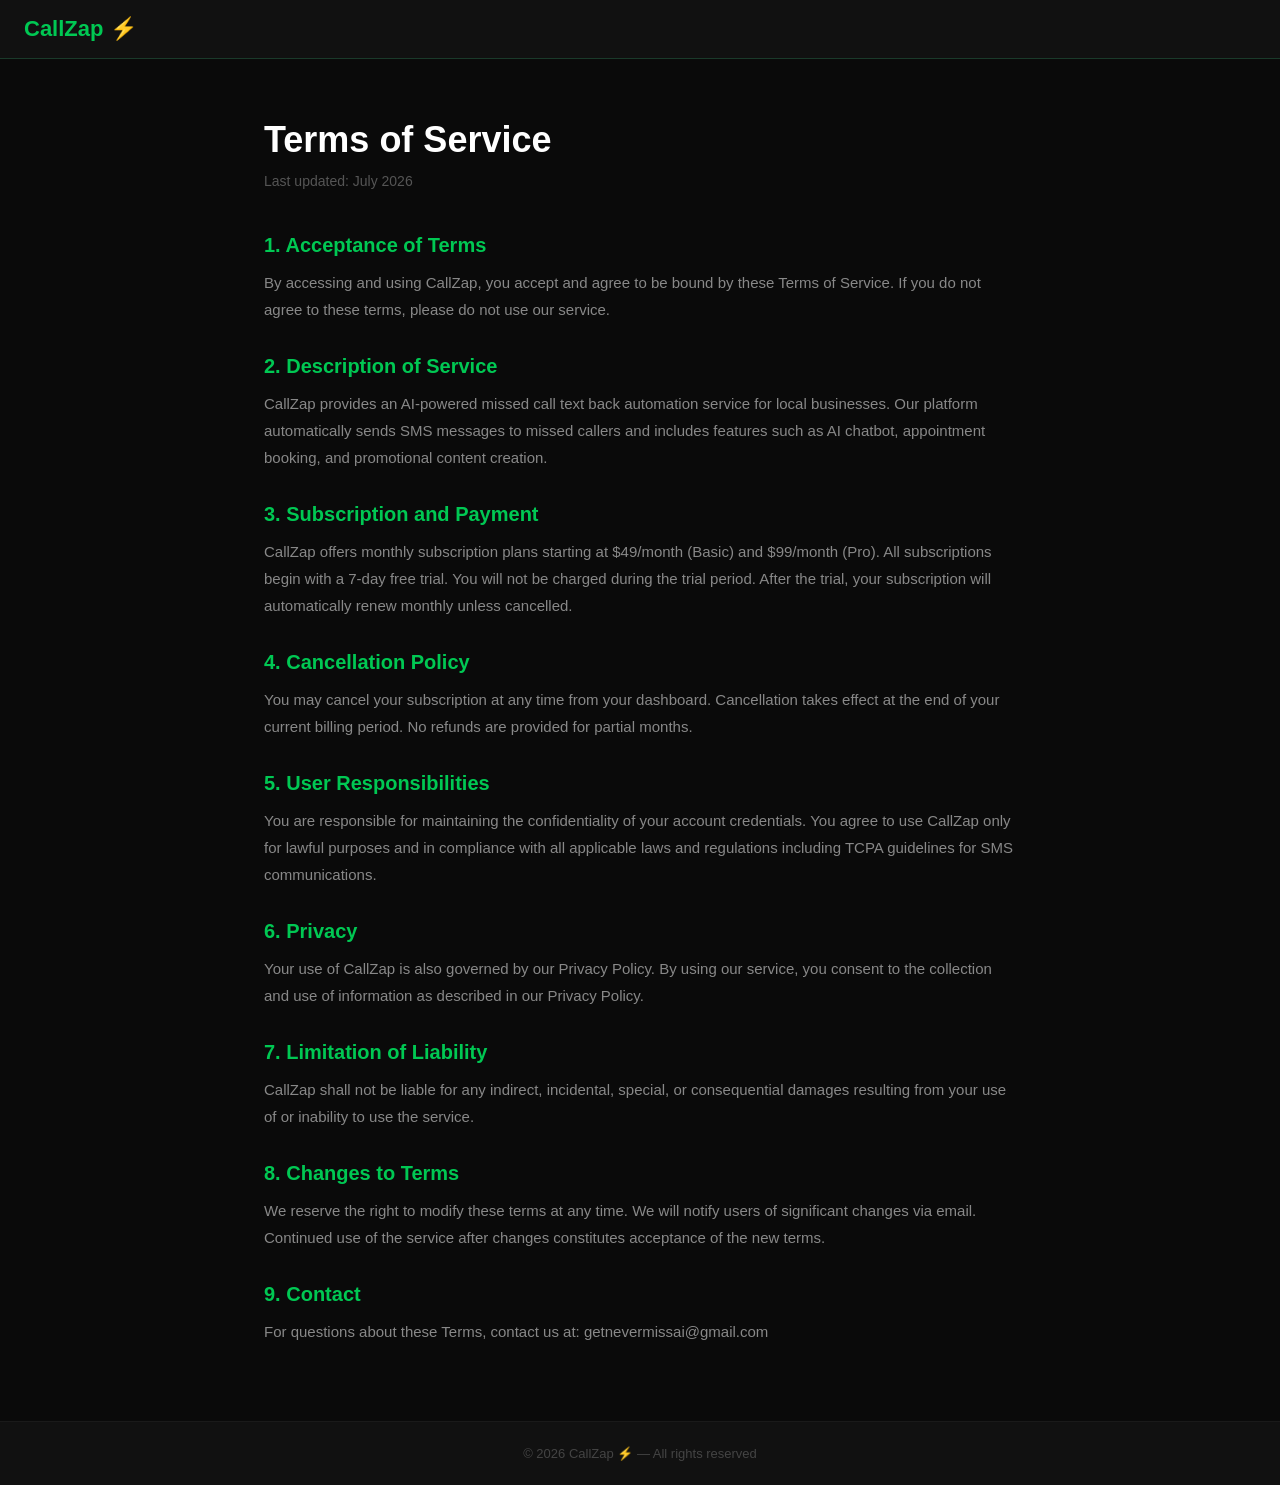
<file: terms.html>
<!DOCTYPE html>
<html lang="en">
<head>
<meta charset="UTF-8">
<meta name="viewport" content="width=device-width, initial-scale=1.0">
<title>Terms of Service - CallZap ⚡</title>
<style>
* { margin: 0; padding: 0; box-sizing: border-box; }
body { background: #0a0a0a; color: white; font-family: sans-serif; }
.navbar { background: #111; padding: 16px 24px; border-bottom: 1px solid #1a3a2a; }
.logo { color: #00c853; font-size: 22px; font-weight: 900; text-decoration: none; }
.container { max-width: 800px; margin: 0 auto; padding: 60px 24px; }
h1 { font-size: 36px; font-weight: 900; margin-bottom: 8px; }
.date { color: #555; margin-bottom: 40px; font-size: 14px; }
h2 { font-size: 20px; font-weight: 700; color: #00c853; margin: 32px 0 12px; }
p { color: #888; line-height: 1.8; margin-bottom: 16px; font-size: 15px; }
footer { background: #111; border-top: 1px solid #1a1a1a; padding: 24px; text-align: center; color: #444; font-size: 13px; }
</style>
</head>
<body>
<nav class="navbar">
  <a href="index.html" class="logo">CallZap ⚡</a>
</nav>
<div class="container">
  <h1>Terms of Service</h1>
  <p class="date">Last updated: July 2026</p>

  <h2>1. Acceptance of Terms</h2>
  <p>By accessing and using CallZap, you accept and agree to be bound by these Terms of Service. If you do not agree to these terms, please do not use our service.</p>

  <h2>2. Description of Service</h2>
  <p>CallZap provides an AI-powered missed call text back automation service for local businesses. Our platform automatically sends SMS messages to missed callers and includes features such as AI chatbot, appointment booking, and promotional content creation.</p>

  <h2>3. Subscription and Payment</h2>
  <p>CallZap offers monthly subscription plans starting at $49/month (Basic) and $99/month (Pro). All subscriptions begin with a 7-day free trial. You will not be charged during the trial period. After the trial, your subscription will automatically renew monthly unless cancelled.</p>

  <h2>4. Cancellation Policy</h2>
  <p>You may cancel your subscription at any time from your dashboard. Cancellation takes effect at the end of your current billing period. No refunds are provided for partial months.</p>

  <h2>5. User Responsibilities</h2>
  <p>You are responsible for maintaining the confidentiality of your account credentials. You agree to use CallZap only for lawful purposes and in compliance with all applicable laws and regulations including TCPA guidelines for SMS communications.</p>

  <h2>6. Privacy</h2>
  <p>Your use of CallZap is also governed by our Privacy Policy. By using our service, you consent to the collection and use of information as described in our Privacy Policy.</p>

  <h2>7. Limitation of Liability</h2>
  <p>CallZap shall not be liable for any indirect, incidental, special, or consequential damages resulting from your use of or inability to use the service.</p>

  <h2>8. Changes to Terms</h2>
  <p>We reserve the right to modify these terms at any time. We will notify users of significant changes via email. Continued use of the service after changes constitutes acceptance of the new terms.</p>

  <h2>9. Contact</h2>
  <p>For questions about these Terms, contact us at: getnevermissai@gmail.com</p>
</div>
<footer>© 2026 CallZap ⚡ — All rights reserved</footer>
</body>
</html>
</file>
<file: styles.css>
/* ── Reset & Base ── */
*, *::before, *::after { box-sizing: border-box; margin: 0; padding: 0; }

:root {
  --bg:        #080c0a;
  --bg-elevated: #0f1512;
  --bg-card:   #121a16;
  --border:    #1e2e26;
  --border-light: #2a3d34;
  --text:      #e8f0ec;
  --text-muted:#8fa89a;
  --green-400: #34d399;
  --green-500: #10b981;
  --green-600: #059669;
  --green-glow: rgba(16, 185, 129, 0.25);
  --radius:    12px;
  --radius-lg: 20px;
  --font:      'Inter', system-ui, -apple-system, sans-serif;
  --transition: 0.2s ease;
}

html { scroll-behavior: smooth; }

body {
  font-family: var(--font);
  background: var(--bg);
  color: var(--text);
  line-height: 1.6;
  -webkit-font-smoothing: antialiased;
}

a { color: inherit; text-decoration: none; }
ul { list-style: none; }
img { max-width: 100%; display: block; }

.container {
  width: min(1120px, 92vw);
  margin-inline: auto;
}

/* ── Buttons ── */
.btn {
  display: inline-flex;
  align-items: center;
  justify-content: center;
  gap: 0.5rem;
  font-family: var(--font);
  font-weight: 600;
  font-size: 0.9375rem;
  border-radius: 10px;
  border: none;
  cursor: pointer;
  transition: background var(--transition), box-shadow var(--transition), transform var(--transition), border-color var(--transition);
  white-space: nowrap;
}

.btn:active { transform: scale(0.98); }

.btn-sm  { padding: 0.5rem 1.125rem; font-size: 0.875rem; }
.btn-lg  { padding: 0.875rem 1.75rem; font-size: 1rem; }
.btn-block { width: 100%; }

.btn-primary {
  background: linear-gradient(135deg, var(--green-400), var(--green-500));
  color: #041008;
  box-shadow: 0 0 24px var(--green-glow), inset 0 1px 0 rgba(255,255,255,0.15);
}
.btn-primary:hover {
  box-shadow: 0 0 36px var(--green-glow), inset 0 1px 0 rgba(255,255,255,0.2);
}

.btn-ghost {
  background: transparent;
  color: var(--text);
  border: 1px solid var(--border-light);
}
.btn-ghost:hover {
  border-color: var(--green-500);
  color: var(--green-400);
}

.btn-outline {
  background: transparent;
  color: var(--green-400);
  border: 1px solid var(--green-600);
}
.btn-outline:hover {
  background: rgba(16, 185, 129, 0.08);
  border-color: var(--green-400);
}

/* ── Header ── */
.header {
  position: fixed;
  top: 0;
  left: 0;
  right: 0;
  z-index: 100;
  background: rgba(8, 12, 10, 0.75);
  backdrop-filter: blur(16px);
  border-bottom: 1px solid var(--border);
}

.nav {
  display: flex;
  align-items: center;
  justify-content: space-between;
  height: 68px;
}

.logo {
  display: flex;
  align-items: center;
  gap: 0.625rem;
  font-weight: 700;
  font-size: 1.125rem;
  letter-spacing: -0.02em;
}

.nav-links {
  display: flex;
  align-items: center;
  gap: 2rem;
}

.nav-links a:not(.btn) {
  font-size: 0.9375rem;
  color: var(--text-muted);
  transition: color var(--transition);
}
.nav-links a:not(.btn):hover { color: var(--text); }

.nav-toggle {
  display: none;
  flex-direction: column;
  gap: 5px;
  background: none;
  border: none;
  cursor: pointer;
  padding: 4px;
}
.nav-toggle span {
  display: block;
  width: 22px;
  height: 2px;
  background: var(--text);
  border-radius: 2px;
  transition: transform var(--transition), opacity var(--transition);
}

/* ── Hero ── */
.hero {
  position: relative;
  padding: 140px 0 80px;
  overflow: hidden;
}

.hero-glow {
  position: absolute;
  border-radius: 50%;
  filter: blur(100px);
  pointer-events: none;
}
.hero-glow-1 {
  width: 600px; height: 600px;
  top: -200px; left: 50%;
  transform: translateX(-50%);
  background: radial-gradient(circle, rgba(16,185,129,0.18) 0%, transparent 70%);
}
.hero-glow-2 {
  width: 400px; height: 400px;
  bottom: 0; right: -100px;
  background: radial-gradient(circle, rgba(52,211,153,0.1) 0%, transparent 70%);
}

.hero-inner {
  text-align: center;
  position: relative;
  z-index: 1;
}

.hero-badge {
  display: inline-flex;
  align-items: center;
  gap: 0.5rem;
  padding: 0.375rem 1rem;
  background: rgba(16, 185, 129, 0.1);
  border: 1px solid rgba(16, 185, 129, 0.25);
  border-radius: 100px;
  font-size: 0.8125rem;
  font-weight: 500;
  color: var(--green-400);
  margin-bottom: 1.75rem;
}

.pulse {
  width: 8px; height: 8px;
  background: var(--green-400);
  border-radius: 50%;
  animation: pulse 2s infinite;
}
@keyframes pulse {
  0%, 100% { opacity: 1; box-shadow: 0 0 0 0 rgba(52,211,153,0.5); }
  50% { opacity: 0.7; box-shadow: 0 0 0 6px rgba(52,211,153,0); }
}

.hero h1 {
  font-size: clamp(2.5rem, 6vw, 4rem);
  font-weight: 800;
  line-height: 1.1;
  letter-spacing: -0.03em;
  margin-bottom: 1.25rem;
}

.gradient-text {
  background: linear-gradient(135deg, var(--green-400) 0%, var(--green-500) 50%, #6ee7b7 100%);
  -webkit-background-clip: text;
  -webkit-text-fill-color: transparent;
  background-clip: text;
}

.hero-subtitle {
  font-size: clamp(1rem, 2.5vw, 1.25rem);
  color: var(--text-muted);
  max-width: 580px;
  margin: 0 auto 2.25rem;
  line-height: 1.7;
}

.hero-actions {
  display: flex;
  flex-wrap: wrap;
  gap: 1rem;
  justify-content: center;
  margin-bottom: 3rem;
}

.hero-stats {
  display: inline-flex;
  align-items: center;
  gap: 2rem;
  padding: 1.25rem 2.5rem;
  background: var(--bg-elevated);
  border: 1px solid var(--border);
  border-radius: var(--radius-lg);
}

.stat { text-align: center; }
.stat strong {
  display: block;
  font-size: 1.5rem;
  font-weight: 700;
  color: var(--green-400);
  letter-spacing: -0.02em;
}
.stat span {
  font-size: 0.8125rem;
  color: var(--text-muted);
}

.stat-divider {
  width: 1px;
  height: 40px;
  background: var(--border);
}

/* Phone mockup */
.hero-preview {
  margin-top: 4rem;
  display: flex;
  justify-content: center;
  position: relative;
  z-index: 1;
}

.phone-mock {
  width: min(340px, 88vw);
  background: var(--bg-card);
  border: 1px solid var(--border-light);
  border-radius: 32px;
  padding: 12px;
  box-shadow: 0 32px 80px rgba(0,0,0,0.5), 0 0 60px rgba(16,185,129,0.08);
}

.phone-notch {
  width: 80px; height: 6px;
  background: var(--border);
  border-radius: 100px;
  margin: 4px auto 16px;
}

.phone-screen {
  background: #0a100e;
  border-radius: 22px;
  padding: 1.25rem;
  display: flex;
  flex-direction: column;
  gap: 0.875rem;
  min-height: 320px;
}

.msg {
  max-width: 88%;
  padding: 0.75rem 1rem;
  border-radius: 14px;
  font-size: 0.8125rem;
  line-height: 1.5;
}
.msg-label {
  display: block;
  font-size: 0.6875rem;
  font-weight: 600;
  text-transform: uppercase;
  letter-spacing: 0.05em;
  margin-bottom: 0.25rem;
  opacity: 0.7;
}
.msg-incoming {
  align-self: center;
  background: rgba(239, 68, 68, 0.12);
  border: 1px solid rgba(239, 68, 68, 0.2);
  color: #fca5a5;
  text-align: center;
  max-width: 100%;
}
.msg-ai {
  align-self: flex-start;
  background: rgba(16, 185, 129, 0.12);
  border: 1px solid rgba(16, 185, 129, 0.25);
  color: var(--text);
}
.msg-ai .msg-label { color: var(--green-400); }
.msg-reply {
  align-self: flex-end;
  background: var(--bg-elevated);
  border: 1px solid var(--border);
  color: var(--text-muted);
}
.typing {
  display: flex;
  align-items: center;
  gap: 0.5rem;
  font-size: 0.75rem;
  color: var(--text-muted);
  padding-left: 0.25rem;
}
.typing span {
  width: 5px; height: 5px;
  background: var(--green-500);
  border-radius: 50%;
  animation: typing 1.4s infinite;
}
.typing span:nth-child(2) { animation-delay: 0.2s; }
.typing span:nth-child(3) { animation-delay: 0.4s; }
@keyframes typing {
  0%, 60%, 100% { opacity: 0.3; transform: translateY(0); }
  30% { opacity: 1; transform: translateY(-3px); }
}

/* ── Sections ── */
.section-header {
  text-align: center;
  max-width: 600px;
  margin: 0 auto 3.5rem;
}
.section-tag {
  display: inline-block;
  font-size: 0.8125rem;
  font-weight: 600;
  text-transform: uppercase;
  letter-spacing: 0.08em;
  color: var(--green-400);
  margin-bottom: 0.75rem;
}
.section-header h2 {
  font-size: clamp(1.75rem, 4vw, 2.5rem);
  font-weight: 700;
  letter-spacing: -0.02em;
  margin-bottom: 0.875rem;
}
.section-header p {
  color: var(--text-muted);
  font-size: 1.0625rem;
}

/* ── Features ── */
.features {
  padding: 100px 0;
  background: var(--bg-elevated);
  border-block: 1px solid var(--border);
}

.features-grid {
  display: grid;
  grid-template-columns: repeat(auto-fit, minmax(300px, 1fr));
  gap: 1.5rem;
}

.feature-card {
  padding: 1.75rem;
  background: var(--bg-card);
  border: 1px solid var(--border);
  border-radius: var(--radius-lg);
  transition: border-color var(--transition), box-shadow var(--transition), transform var(--transition);
}
.feature-card:hover {
  border-color: var(--border-light);
  box-shadow: 0 8px 32px rgba(0,0,0,0.3);
  transform: translateY(-2px);
}

.feature-icon {
  width: 48px; height: 48px;
  display: flex;
  align-items: center;
  justify-content: center;
  background: rgba(16, 185, 129, 0.1);
  border: 1px solid rgba(16, 185, 129, 0.2);
  border-radius: 12px;
  color: var(--green-400);
  margin-bottom: 1.25rem;
}

.feature-card h3 {
  font-size: 1.125rem;
  font-weight: 600;
  margin-bottom: 0.5rem;
  letter-spacing: -0.01em;
}
.feature-card p {
  font-size: 0.9375rem;
  color: var(--text-muted);
  line-height: 1.65;
}

/* ── Pricing ── */
.pricing {
  padding: 100px 0;
}

.pricing-grid {
  display: grid;
  grid-template-columns: repeat(auto-fit, minmax(300px, 1fr));
  gap: 1.5rem;
  max-width: 780px;
  margin: 0 auto;
  align-items: start;
}

.pricing-card {
  position: relative;
  padding: 2rem;
  background: var(--bg-card);
  border: 1px solid var(--border);
  border-radius: var(--radius-lg);
  transition: border-color var(--transition);
}
.pricing-card:hover { border-color: var(--border-light); }

.pricing-card-featured {
  border-color: var(--green-600);
  box-shadow: 0 0 48px rgba(16, 185, 129, 0.12);
}

.popular-badge {
  position: absolute;
  top: -13px;
  left: 50%;
  transform: translateX(-50%);
  padding: 0.3rem 1rem;
  background: linear-gradient(135deg, var(--green-400), var(--green-500));
  color: #041008;
  font-size: 0.75rem;
  font-weight: 700;
  border-radius: 100px;
  letter-spacing: 0.02em;
}

.pricing-header h3 {
  font-size: 1.375rem;
  font-weight: 700;
  margin-bottom: 0.25rem;
}
.pricing-desc {
  font-size: 0.875rem;
  color: var(--text-muted);
  margin-bottom: 1.5rem;
}

.pricing-amount {
  display: flex;
  align-items: baseline;
  gap: 0.125rem;
  margin-bottom: 1.75rem;
}
.currency {
  font-size: 1.25rem;
  font-weight: 600;
  color: var(--text-muted);
}
.price {
  font-size: 3rem;
  font-weight: 800;
  letter-spacing: -0.03em;
  line-height: 1;
  color: var(--text);
}
.period {
  font-size: 0.9375rem;
  color: var(--text-muted);
  margin-left: 0.25rem;
}

.pricing-features {
  display: flex;
  flex-direction: column;
  gap: 0.75rem;
  margin-bottom: 2rem;
}
.pricing-features li {
  display: flex;
  align-items: flex-start;
  gap: 0.625rem;
  font-size: 0.9375rem;
  color: var(--text-muted);
}
.pricing-features li::before {
  content: '';
  flex-shrink: 0;
  width: 18px; height: 18px;
  margin-top: 2px;
  background: url("data:image/svg+xml,%3Csvg xmlns='http://www.w3.org/2000/svg' viewBox='0 0 20 20' fill='%2310b981'%3E%3Cpath fill-rule='evenodd' d='M16.707 5.293a1 1 0 010 1.414l-8 8a1 1 0 01-1.414 0l-4-4a1 1 0 011.414-1.414L8 12.586l7.293-7.293a1 1 0 011.414 0z'/%3E%3C/svg%3E") center/contain no-repeat;
}

/* ── Sign Up ── */
.signup {
  position: relative;
  padding: 100px 0;
  overflow: hidden;
}

.signup-glow {
  position: absolute;
  inset: 0;
  background: radial-gradient(ellipse 70% 60% at 50% 100%, rgba(16,185,129,0.12) 0%, transparent 70%);
  pointer-events: none;
}

.signup-inner {
  position: relative;
  z-index: 1;
  display: grid;
  grid-template-columns: 1fr 1fr;
  gap: 3rem;
  align-items: center;
  padding: 3rem;
  background: var(--bg-card);
  border: 1px solid var(--border-light);
  border-radius: var(--radius-lg);
  box-shadow: 0 24px 64px rgba(0,0,0,0.4);
}

.signup-content h2 {
  font-size: clamp(1.5rem, 3vw, 2rem);
  font-weight: 700;
  letter-spacing: -0.02em;
  margin-bottom: 0.875rem;
}
.signup-content p {
  color: var(--text-muted);
  font-size: 1rem;
  line-height: 1.7;
}

.signup-form {
  display: flex;
  flex-direction: column;
  gap: 1rem;
}

.form-row {
  display: grid;
  grid-template-columns: 1fr 1fr;
  gap: 0.75rem;
}

.signup-form input {
  width: 100%;
  padding: 0.875rem 1rem;
  background: var(--bg);
  border: 1px solid var(--border);
  border-radius: 10px;
  color: var(--text);
  font-family: var(--font);
  font-size: 0.9375rem;
  transition: border-color var(--transition), box-shadow var(--transition);
}
.signup-form input::placeholder { color: var(--text-muted); }
.signup-form input:focus {
  outline: none;
  border-color: var(--green-500);
  box-shadow: 0 0 0 3px rgba(16, 185, 129, 0.15);
}

.form-note {
  text-align: center;
  font-size: 0.8125rem;
  color: var(--text-muted);
}

/* ── Footer ── */
.footer {
  padding: 2rem 0;
  border-top: 1px solid var(--border);
}

.footer-inner {
  display: flex;
  align-items: center;
  justify-content: space-between;
  flex-wrap: wrap;
  gap: 1rem;
}

.logo-footer { font-size: 1rem; }
.footer-copy {
  font-size: 0.8125rem;
  color: var(--text-muted);
}

/* ── Mobile nav ── */
@media (max-width: 768px) {
  .nav-toggle { display: flex; }

  .nav-links {
    position: fixed;
    top: 68px;
    left: 0;
    right: 0;
    flex-direction: column;
    gap: 0;
    background: var(--bg-elevated);
    border-bottom: 1px solid var(--border);
    padding: 1rem 0;
    transform: translateY(-110%);
    opacity: 0;
    pointer-events: none;
    transition: transform 0.3s ease, opacity 0.3s ease;
  }
  .nav-links.open {
    transform: translateY(0);
    opacity: 1;
    pointer-events: auto;
  }
  .nav-links li { width: 100%; text-align: center; }
  .nav-links a:not(.btn) {
    display: block;
    padding: 0.875rem 1.5rem;
  }
  .nav-links .btn { margin: 0.5rem 1.5rem 0; }

  .nav-toggle.open span:nth-child(1) { transform: translateY(7px) rotate(45deg); }
  .nav-toggle.open span:nth-child(2) { opacity: 0; }
  .nav-toggle.open span:nth-child(3) { transform: translateY(-7px) rotate(-45deg); }

  .hero-stats {
    flex-direction: column;
    gap: 1.25rem;
    padding: 1.5rem 2rem;
  }
  .stat-divider { width: 60px; height: 1px; }

  .signup-inner {
    grid-template-columns: 1fr;
    padding: 2rem 1.5rem;
  }
  .form-row { grid-template-columns: 1fr; }

  .footer-inner { justify-content: center; text-align: center; flex-direction: column; }
}
</file>
